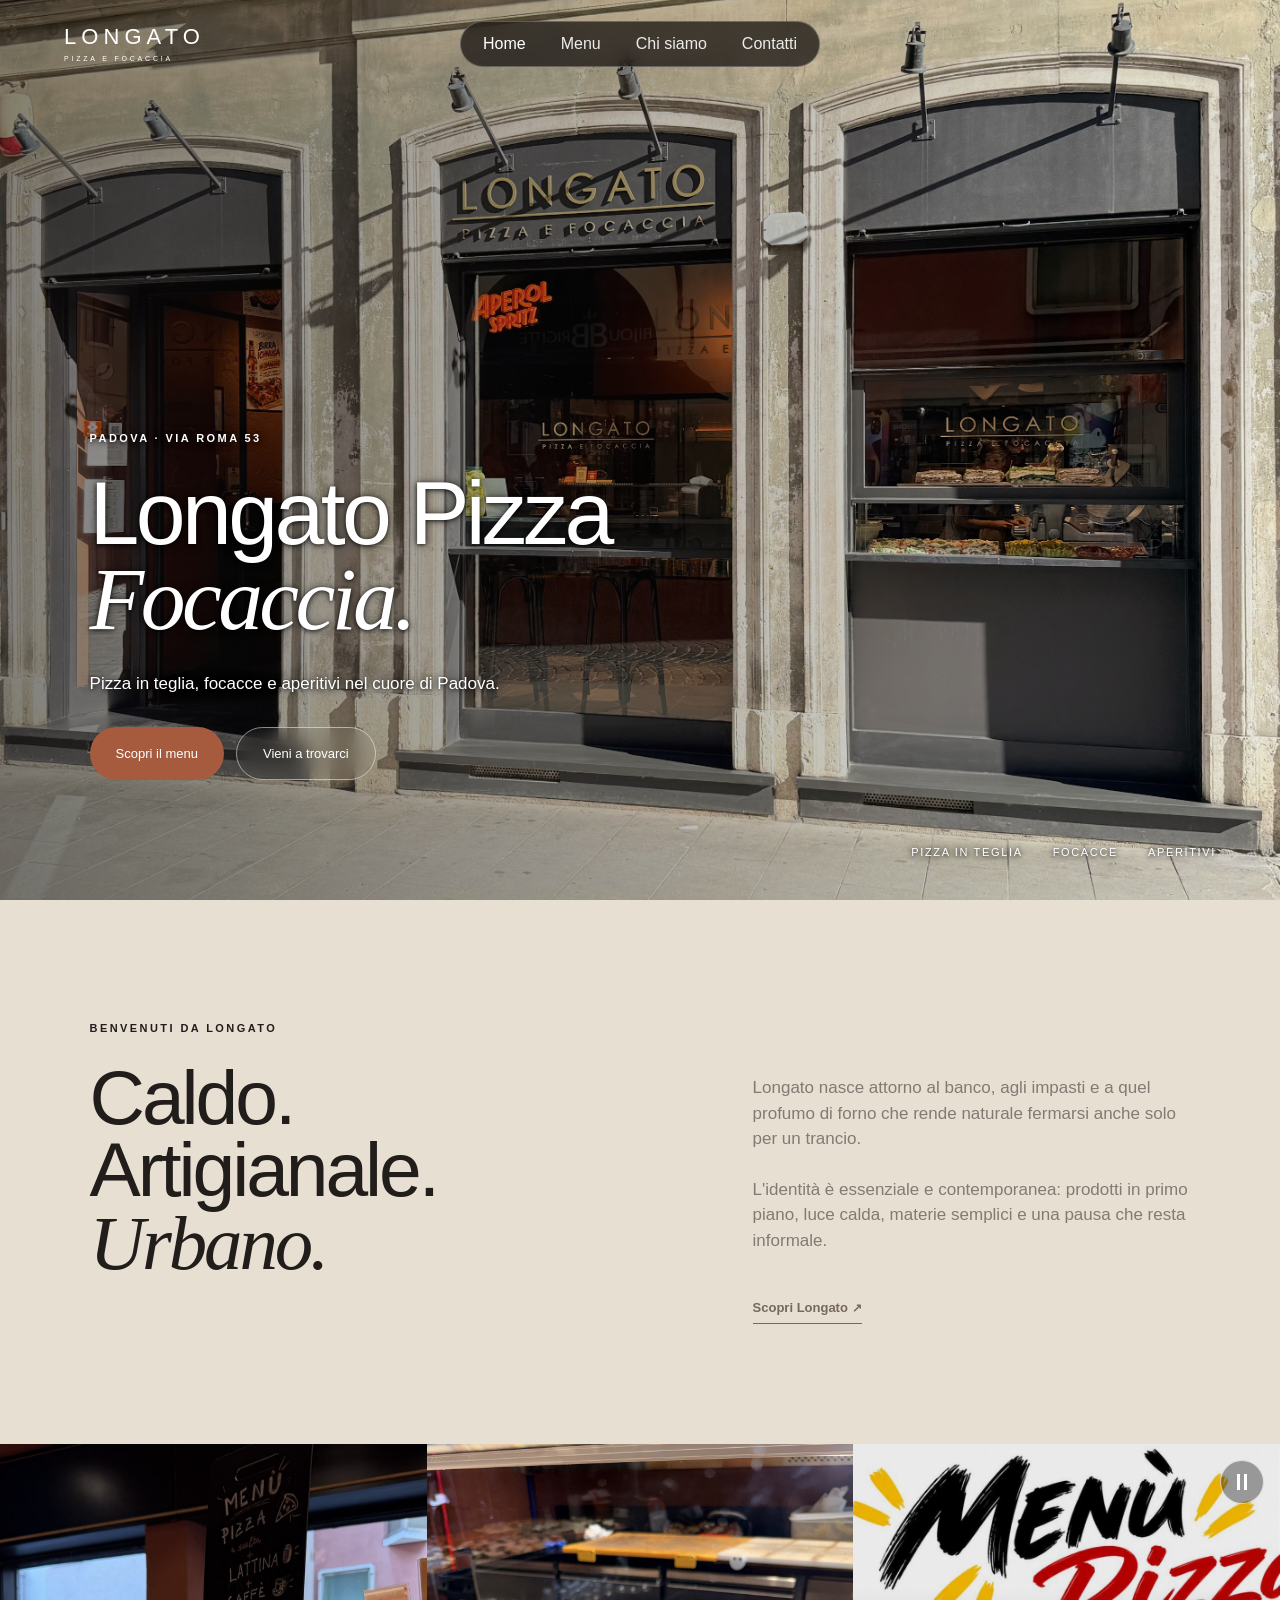
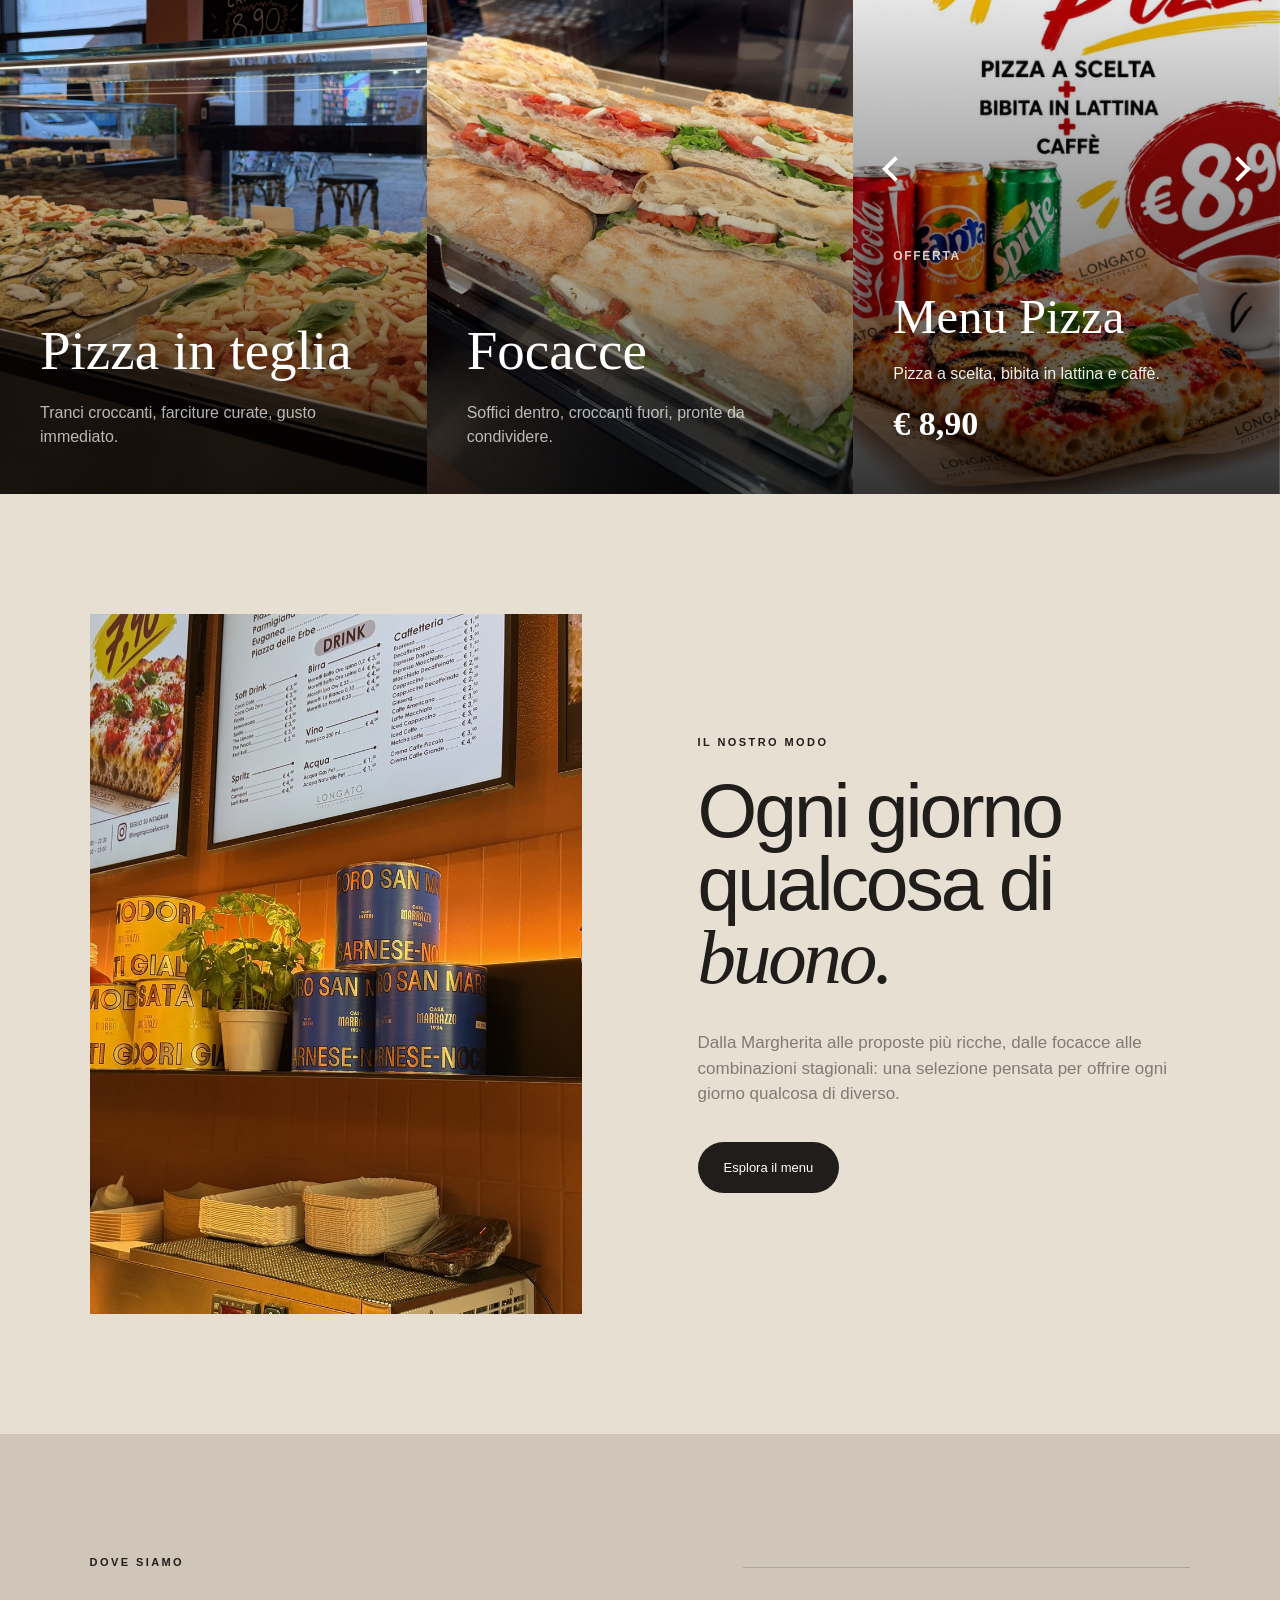
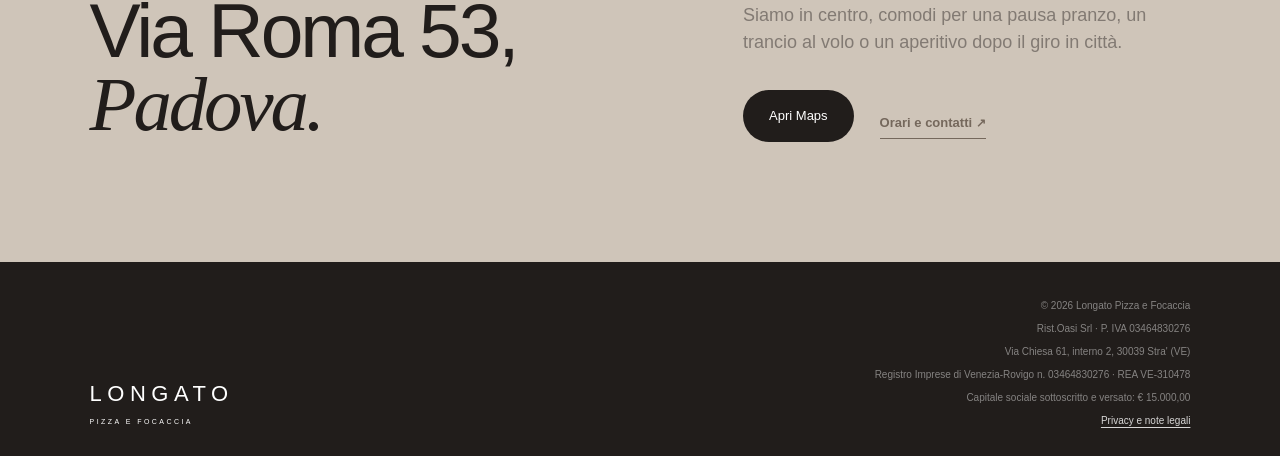
<file: index.html>
<!doctype html>
<html lang="it">
  <head>
    <meta charset="UTF-8" />
    <meta name="viewport" content="width=device-width, initial-scale=1.0" />

    <title>Longato Pizza e Focaccia — Pizzeria al taglio a Padova</title>

    <meta
      name="description"
      content="Longato Pizza Focaccia a Padova. Pizza in teglia, focacce e aperitivi in Via Roma 53, nel cuore della città."
    />

    <link rel="stylesheet" href="css/style.css?v=mobile-hero-gradient-20261027" />
    <link rel="icon" type="image/svg+xml" href="img/favicons/favicon.svg" />
    <link
      rel="icon"
      type="image/png"
      sizes="32x32"
      href="img/favicons/favicon-32.png"
    />
    <link
      rel="icon"
      type="image/png"
      sizes="16x16"
      href="img/favicons/favicon-16.png"
    />
    <link rel="canonical" href="https://longatopizza.it/">
    <meta property="og:type" content="website" />
    <meta property="og:locale" content="it_IT" />
    <meta property="og:site_name" content="Longato Pizza e Focaccia" />
    <meta property="og:title" content="Longato Pizza e Focaccia — Pizzeria al taglio a Padova" />
    <meta property="og:description" content="Longato Pizza Focaccia a Padova. Pizza in teglia, focacce e aperitivi in Via Roma 53, nel cuore della città." />
    <meta property="og:url" content="https://longatopizza.it/" />
    <meta property="og:image" content="https://longatopizza.it/img/anteprima-social.jpg" />
    <meta property="og:image:alt" content="Longato Pizza e Focaccia a Padova" />

    <script type="application/ld+json">
      {
        "@context": "https://schema.org",
        "@type": "Restaurant",
        "name": "Longato Pizza e Focaccia",
        "address": {
          "@type": "PostalAddress",
          "streetAddress": "Via Roma, 53",
          "addressLocality": "Padova",
          "addressCountry": "IT"
        },
        "telephone": "+393357919634",
        "url": "https://longatopizza.it/",
        "menu": "https://longatopizza.it/menu.html",
        "openingHoursSpecification": [
          {
            "@type": "OpeningHoursSpecification",
            "dayOfWeek": [
              "Monday",
              "Tuesday",
              "Wednesday",
              "Thursday",
              "Friday"
            ],
            "opens": "10:00",
            "closes": "22:30"
          },
          {
            "@type": "OpeningHoursSpecification",
            "dayOfWeek": ["Saturday", "Sunday"],
            "opens": "10:00",
            "closes": "23:00"
          }
        ]
      }
    </script>
    </head>

  <body class="home-page">
    <header class="header">
      <a href="index.html" class="logo">
        <span>LONGATO</span>
        <small>PIZZA E FOCACCIA</small>
      </a>

      <nav class="desktop-nav" id="primary-navigation">
        <a class="active" href="index.html">Home</a>
        <a href="menu.html">Menu</a>
        <a href="chi-siamo.html">Chi siamo</a>
        <a href="contatti.html">Contatti</a>
      </nav>

      <div class="header-actions">
        <!--<a href="menu.html" class="nav-cta">Scopri il menu</a>-->

        <button
          class="menu-toggle"
          type="button"
          aria-controls="primary-navigation"
          aria-expanded="false"
          aria-label="Apri menu"
        >
          <span></span>
          <span></span>
        </button>
      </div>
    </header>

    <main>
      <!-- HERO -->
      <section class="hero">
        <img
          src="img/hero.jpeg"
          alt="Pizza e focaccia Longato"
          class="hero-image"
        />

        <div class="hero-overlay"></div>

        <div class="hero-content">
          <p class="eyebrow light" style="color: white">PADOVA · VIA ROMA 53</p>

          <h1>
            Longato Pizza<br />
            <em>Focaccia.</em>
          </h1>

          <p class="hero-description" style="color: white">
            Pizza in teglia, focacce e aperitivi nel cuore di Padova.
          </p>

          <div class="hero-actions">
            <a href="menu.html" class="button button-primary">
              Scopri il menu
            </a>

            <a
              href="https://maps.app.goo.gl/9pMZTGRvnbkWnpCZ8"
              class="button button-glass"
              target="_blank"
              rel="noopener"
            >
              Vieni a trovarci
            </a>
          </div>
        </div>

        <div class="hero-bottom" style="color: white">
          <span>Pizza in teglia</span>
          <span>Focacce</span>
          <span>Aperitivi</span>
        </div>
      </section>

      <!-- INTRO -->
      <section class="intro section">
        <div class="intro-title">
          <p class="eyebrow">BENVENUTI DA LONGATO</p>

          <h2>
            Caldo.<br />
            Artigianale.<br />
            <em>Urbano.</em>
          </h2>
        </div>

        <div class="intro-copy">
          <p>
            Longato nasce attorno al banco, agli impasti e a quel profumo di
            forno che rende naturale fermarsi anche solo per un trancio.
          </p>

          <p>
            L'identità è essenziale e contemporanea: prodotti in primo piano,
            luce calda, materie semplici e una pausa che resta informale.
          </p>

          <a href="chi-siamo.html" class="text-link">
            Scopri Longato
            <span class="arrow-mark" aria-hidden="true">&#8599;&#xfe0e;</span>
          </a>
        </div>
      </section>

      <!-- PRODUCTS -->
      <section class="products">
        <a href="menu.html" class="product-card large">
          <img
            src="img/pizza-al-banco.jpg"
            alt="Pizza in teglia esposta al banco Longato"
          />

          <div class="product-overlay"></div>

          <div class="product-content">
            <h3>Pizza in teglia</h3>
            <p>Tranci croccanti, farciture curate, gusto immediato.</p>
          </div>
        </a>

        <a href="menu.html" class="product-card">
          <img
            src="img/focaccia.jpeg"
            alt="Pizza e focacce esposte al banco Longato"
          />

          <div class="product-overlay"></div>

          <div class="product-content">
            <h3>Focacce</h3>
            <p>Soffici dentro, croccanti fuori, pronte da condividere.</p>
          </div>
        </a>

        <div class="product-card orange-card">
          <div class="product-content offer-content">
            <a
              class="offer-link"
              href="menu.html#offerte"
              aria-label="Scopri tutte le offerte"
            ></a>
            <div
              class="offer-slide is-active"
              style="
                --offer-image: url(&quot;../img/offerta-menu-pizza.png&quot;);
              "
            >
              <span class="offer-label">Offerta</span>
              <h3>Menu Pizza</h3>
              <p>Pizza a scelta, bibita in lattina e caffè.</p>
              <strong class="offer-price">€ 8,90</strong>
            </div>
            <div
              class="offer-slide"
              style="
                --offer-image: url(&quot;../img/offerta-spritz-patate.png&quot;);
              "
              aria-hidden="true"
            >
              <span class="offer-label">Offerta aperitivo</span>
              <h3>Spritz &amp; patate</h3>
              <p>Uno Spritz con patate fritte.</p>
              <strong class="offer-price">€ 6,00</strong>
            </div>
            <div
              class="offer-slide"
              style="
                --offer-image: url(&quot;../img/offerta-spritz-pizza.png&quot;);
              "
              aria-hidden="true"
            >
              <span class="offer-label">Offerta aperitivo</span>
              <h3>Spritz &amp; pizza</h3>
              <p>Uno Spritz con un trancio di pizza a scelta.</p>
              <strong class="offer-price">€ 7,90</strong>
            </div>
            <div
              class="offer-slide"
              style="--offer-image: url(&quot;../img/offerta-ichnusa.png&quot;)"
              aria-hidden="true"
            >
              <span class="offer-label">In omaggio</span>
              <h3>Birra Ichnusa</h3>
              <p>Una birra in omaggio ogni due tranci di pizza o focaccia.</p>
            </div>
            <button
              class="offer-nav offer-nav-prev"
              type="button"
              aria-label="Offerta precedente"
            ></button>
            <button
              class="offer-nav offer-nav-next"
              type="button"
              aria-label="Offerta successiva"
            ></button>
            <button
              class="offer-nav offer-nav-toggle"
              type="button"
              aria-label="Metti in pausa il carosello"
              aria-pressed="false"
            ></button>
          </div>
        </div>
      </section>

      <!-- PROMO
                <section class="promo-strip">

                                <div class="promo-copy">
                                                <p class="eyebrow light">PROMO E APERITIVO</p>

                                                <h2>
                                                                Lato social,<br>
                                                                <em>quando serve.</em>
                                                </h2>

                                                <p>
                                                                Offerte, pause pranzo e aperitivi restano visibili
                                                                in una sezione più vivace, senza togliere forza
                                                                all'identità calda e premium del sito.
                                                </p>
                                </div>

                                <div class="promo-card">
                                                <span>Promo del mese</span>
                                                <h3>Pizza + bibita</h3>
                                                <p>Chiedi in negozio le proposte attive della settimana.</p>
                                                <a href="https://www.instagram.com/longatopizzafocaccia/"
                                                        target="_blank"
                                                rel="noopener">
                                                        Seguici su Instagram <span class="arrow-mark" aria-hidden="true">&#8599;&#xfe0e;</span>
                                                </a>
                                </div>

                </section>
                        -->

      <!-- FEATURE -->
      <section class="feature section">
        <div class="feature-image">
          <img src="img/impasto.jpg" alt="Pizza artigianale Longato" />
        </div>

        <div class="feature-content">
          <p class="eyebrow">IL NOSTRO MODO</p>

          <h2>
            Ogni giorno<br />
            qualcosa di <em>buono.</em>
          </h2>

          <p>
            Dalla Margherita alle proposte più ricche, dalle focacce alle
            combinazioni stagionali: una selezione pensata per offrire ogni
            giorno qualcosa di diverso.
          </p>

          <a href="menu.html" class="button button-dark"> Esplora il menu </a>
        </div>
      </section>
      
      <!-- MENU PREVIEW
                <section class="menu-preview section-dark">
                                <div class="menu-preview-header">
                                                <div>
                                                                <p class="eyebrow light">DAL NOSTRO MENU</p>
                                                                <h2>
                                                                                Scegli il tuo<br>
                                                                                <em>preferito.</em>
                                                                </h2>
                                                </div>

                                                <a href="menu.html" class="button button-outline-light">
                                                                Menu completo
                                                </a>

                                </div>


                                <div class="menu-preview-list">

                                                <article>
                                                                <div>
                                                                                <h4>Margherita</h4>
                                                                                <p>
                                                                                San Marzano DOP · mozzarella fior di latte
                                                                                </p>
                                                                </div>

                                                                <strong>€ 4,50</strong>
                                                </article>


                                                <article>
                                                                <div>
                                                                                <h4>La nostra Diavola</h4>
                                                                                <p>
                                                                                                Passata classica · ventricina · 'nduja · prezzemolo
                                                                                </p>
                                                                </div>

                                                                <strong>€ 5,50</strong>
                                                </article>


                                                <article>
                                                                <div>
                                                                                <h4>Tito Livio</h4>
                                                                                <p>
                                                                                                Passata classica · mozzarella di bufala · prosciutto crudo · basilico
                                                                                </p>
                                                                </div>

                                                                <strong>€ 6,50</strong>
                                                </article>


                                                <article>
                                                                <div>
                                                                                <h4>Antenore</h4>
                                                                                <p>
                                                                                                Mortadella · stracciatella e ricotta · pistacchio
                                                                                </p>
                                                                </div>

                                                                <strong>€ 6,50</strong>
                                                </article>

                                </div>

                </section>
                        -->

      <!-- WHERE -->
      <section class="where section">
        <div>
          <p class="eyebrow">DOVE SIAMO</p>

          <h2>
            Via Roma 53,<br />
            <em>Padova.</em>
          </h2>
        </div>

        <div class="where-panel">
          <p>
            Siamo in centro, comodi per una pausa pranzo, un trancio al volo o
            un aperitivo dopo il giro in città.
          </p>

          <div class="where-actions">
            <a
              href="https://maps.app.goo.gl/9pMZTGRvnbkWnpCZ8"
              class="button button-dark"
              target="_blank"
              rel="noopener"
            >
              Apri Maps
            </a>

            <a href="contatti.html" class="text-link">
              Orari e contatti
              <span class="arrow-mark" aria-hidden="true">&#8599;&#xfe0e;</span>
            </a>
          </div>
        </div>
      </section>
    </main>

    <footer class="footer">
      <div class="footer-brand">
        <span>LONGATO</span>
        <small>PIZZA E FOCACCIA</small>
      </div>

      <div class="footer-meta">
        <p>© 2026 Longato Pizza e Focaccia</p>
        <p>Rist.Oasi Srl · P. IVA 03464830276</p>
        <p>Via Chiesa 61, interno 2, 30039 Stra' (VE)</p>
        <p>Registro Imprese di Venezia-Rovigo n. 03464830276 · REA VE-310478</p>
        <p>Capitale sociale sottoscritto e versato: € 15.000,00</p>
        <a href="privacy.html">Privacy e note legali</a>
      </div>
    </footer>

    <script src="js/script.js"></script>
  </body>
</html>
</file>
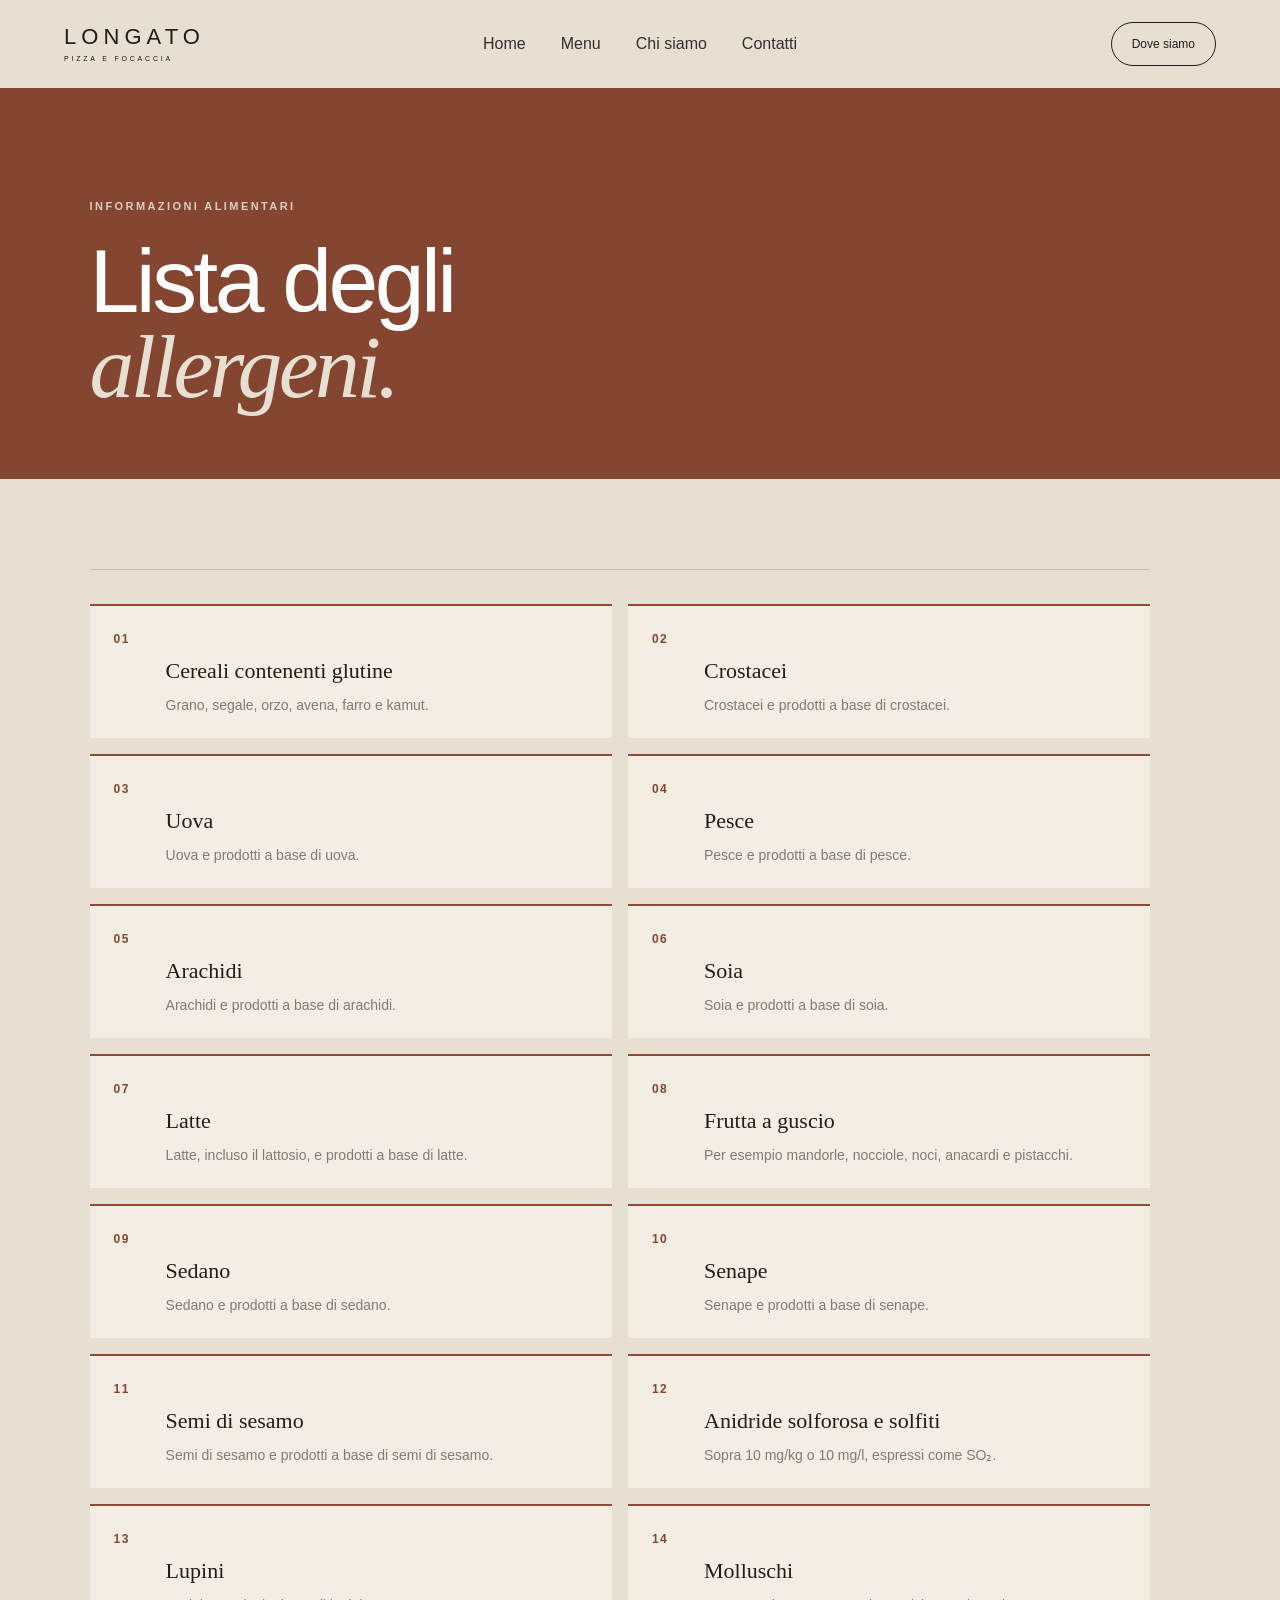
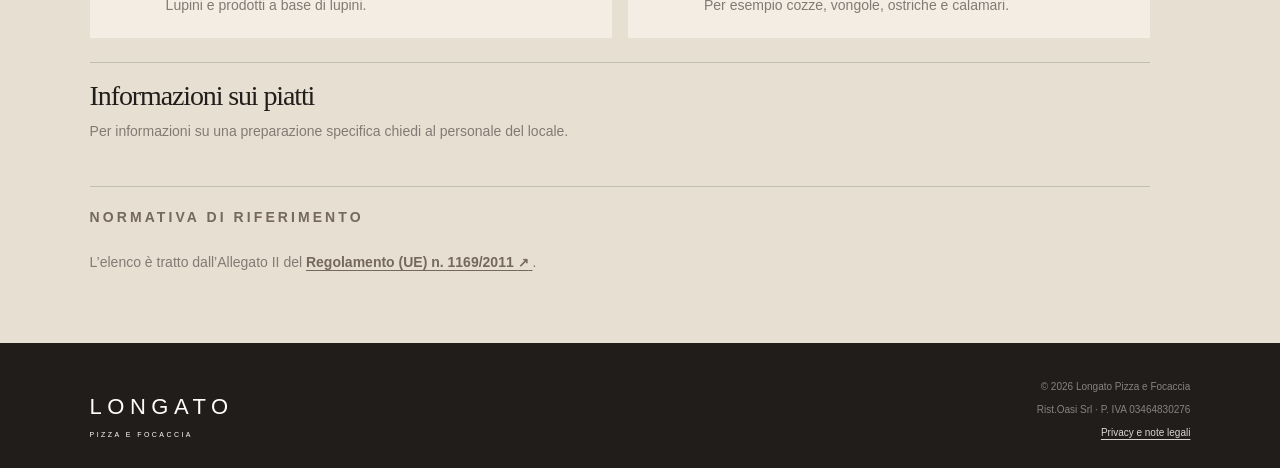
<file: allergeni.html>
<!doctype html>
<html lang="it">
    <head>
        <meta charset="UTF-8" />
        <meta name="viewport" content="width=device-width, initial-scale=1.0" />

        <title>Allergeni | Longato Pizza e Focaccia</title>
        <meta
            name="description"
            content="Elenco generale delle categorie di sostanze o prodotti che possono provocare allergie o intolleranze, ai sensi del Regolamento (UE) n. 1169/2011."
        />

        <link rel="stylesheet" href="css/style.css" />
        <link rel="icon" type="image/svg+xml" href="img/favicons/favicon.svg" />
    <link rel="icon" type="image/png" sizes="32x32" href="img/favicons/favicon-32.png" />
    <link rel="icon" type="image/png" sizes="16x16" href="img/favicons/favicon-16.png" />
        <link rel="canonical" href="https://longatopizza.it/allergeni.html">
        <meta property="og:type" content="website" />
        <meta property="og:locale" content="it_IT" />
        <meta property="og:site_name" content="Longato Pizza e Focaccia" />
        <meta property="og:title" content="Allergeni | Longato Pizza e Focaccia" />
        <meta property="og:description" content="Elenco generale delle categorie di sostanze o prodotti che possono provocare allergie o intolleranze, ai sensi del Regolamento (UE) n. 1169/2011." />
        <meta property="og:url" content="https://longatopizza.it/allergeni.html" />
        <meta property="og:image" content="https://longatopizza.it/img/anteprima-social.jpg" />
        <meta property="og:image:alt" content="Longato Pizza e Focaccia a Padova" />
    </head>


    <body class="legal-page allergens-page">
        <header class="header header-solid">
            <a href="index.html" class="logo">
                <span>LONGATO</span>
                <small>PIZZA E FOCACCIA</small>
            </a>

            <nav class="desktop-nav" id="primary-navigation">
                <a href="index.html">Home</a>
                <a href="menu.html">Menu</a>
                <a href="chi-siamo.html">Chi siamo</a>
                <a href="contatti.html">Contatti</a>
            </nav>

            <div class="header-actions">
                <a href="contatti.html" class="nav-cta">Dove siamo</a>
                <button class="menu-toggle" type="button" aria-controls="primary-navigation" aria-expanded="false" aria-label="Apri menu">
                    <span></span>
                    <span></span>
                </button>
            </div>
        </header>

        <main>
            <section class="legal-hero allergen-hero">
                <p class="eyebrow light">INFORMAZIONI ALIMENTARI</p>
                <h1>Lista degli<br /><em>allergeni.</em></h1>
            </section>

            <article class="legal-content allergens-content">
                <section class="legal-section">
                    <ol class="allergen-list">
                        <li>
                            <span class="allergen-number">01</span>
                            <h3>Cereali contenenti glutine</h3>
                            <p>Grano, segale, orzo, avena, farro e kamut.</p>
                        </li>
                        <li>
                            <span class="allergen-number">02</span>
                            <h3>Crostacei</h3>
                            <p>Crostacei e prodotti a base di crostacei.</p>
                        </li>
                        <li>
                            <span class="allergen-number">03</span>
                            <h3>Uova</h3>
                            <p>Uova e prodotti a base di uova.</p>
                        </li>
                        <li>
                            <span class="allergen-number">04</span>
                            <h3>Pesce</h3>
                            <p>Pesce e prodotti a base di pesce.</p>
                        </li>
                        <li>
                            <span class="allergen-number">05</span>
                            <h3>Arachidi</h3>
                            <p>Arachidi e prodotti a base di arachidi.</p>
                        </li>
                        <li>
                            <span class="allergen-number">06</span>
                            <h3>Soia</h3>
                            <p>Soia e prodotti a base di soia.</p>
                        </li>
                        <li>
                            <span class="allergen-number">07</span>
                            <h3>Latte</h3>
                            <p>Latte, incluso il lattosio, e prodotti a base di latte.</p>
                        </li>
                        <li>
                            <span class="allergen-number">08</span>
                            <h3>Frutta a guscio</h3>
                            <p>Per esempio mandorle, nocciole, noci, anacardi e pistacchi.</p>
                        </li>
                        <li>
                            <span class="allergen-number">09</span>
                            <h3>Sedano</h3>
                            <p>Sedano e prodotti a base di sedano.</p>
                        </li>
                        <li>
                            <span class="allergen-number">10</span>
                            <h3>Senape</h3>
                            <p>Senape e prodotti a base di senape.</p>
                        </li>
                        <li>
                            <span class="allergen-number">11</span>
                            <h3>Semi di sesamo</h3>
                            <p>Semi di sesamo e prodotti a base di semi di sesamo.</p>
                        </li>
                        <li>
                            <span class="allergen-number">12</span>
                            <h3>Anidride solforosa e solfiti</h3>
                            <p>Sopra 10 mg/kg o 10 mg/l, espressi come SO₂.</p>
                        </li>
                        <li>
                            <span class="allergen-number">13</span>
                            <h3>Lupini</h3>
                            <p>Lupini e prodotti a base di lupini.</p>
                        </li>
                        <li>
                            <span class="allergen-number">14</span>
                            <h3>Molluschi</h3>
                            <p>Per esempio cozze, vongole, ostriche e calamari.</p>
                        </li>
                    </ol>

                    <aside class="allergen-notice">
                        <h2>Informazioni sui piatti</h2>
                        <p>
                            Per informazioni su una preparazione specifica chiedi al
                            personale del locale.
                        </p>
                    </aside>

                    <div class="allergen-legal">
                        <p class="eyebrow">NORMATIVA DI RIFERIMENTO</p>
                        <p>
                            L’elenco è tratto dall’Allegato II del
                            <a
                                href="https://eur-lex.europa.eu/eli/reg/2011/1169/oj?locale=it"
                                target="_blank"
                                rel="noopener noreferrer"
                            >
                                Regolamento (UE) n. 1169/2011
                                <span class="arrow-mark" aria-hidden="true"
                                >&#8599;&#xfe0e;</span
                                > </a
                                >.
                                </p>
                                </div>
                                </section>
                                </article>
                                </main>

                                <footer class="footer">
                                <div class="footer-brand">
                                <span>LONGATO</span>
                                <small>PIZZA E FOCACCIA</small>
                                </div>

                                <div class="footer-meta">
                                <p>© 2026 Longato Pizza e Focaccia</p>
                                <p>Rist.Oasi Srl · P. IVA 03464830276</p>
                                <a href="privacy.html">Privacy e note legali</a>
                                </div>
                                </footer>

                                <script src="js/script.js"></script>
                                </body>
                                </html>
</file>
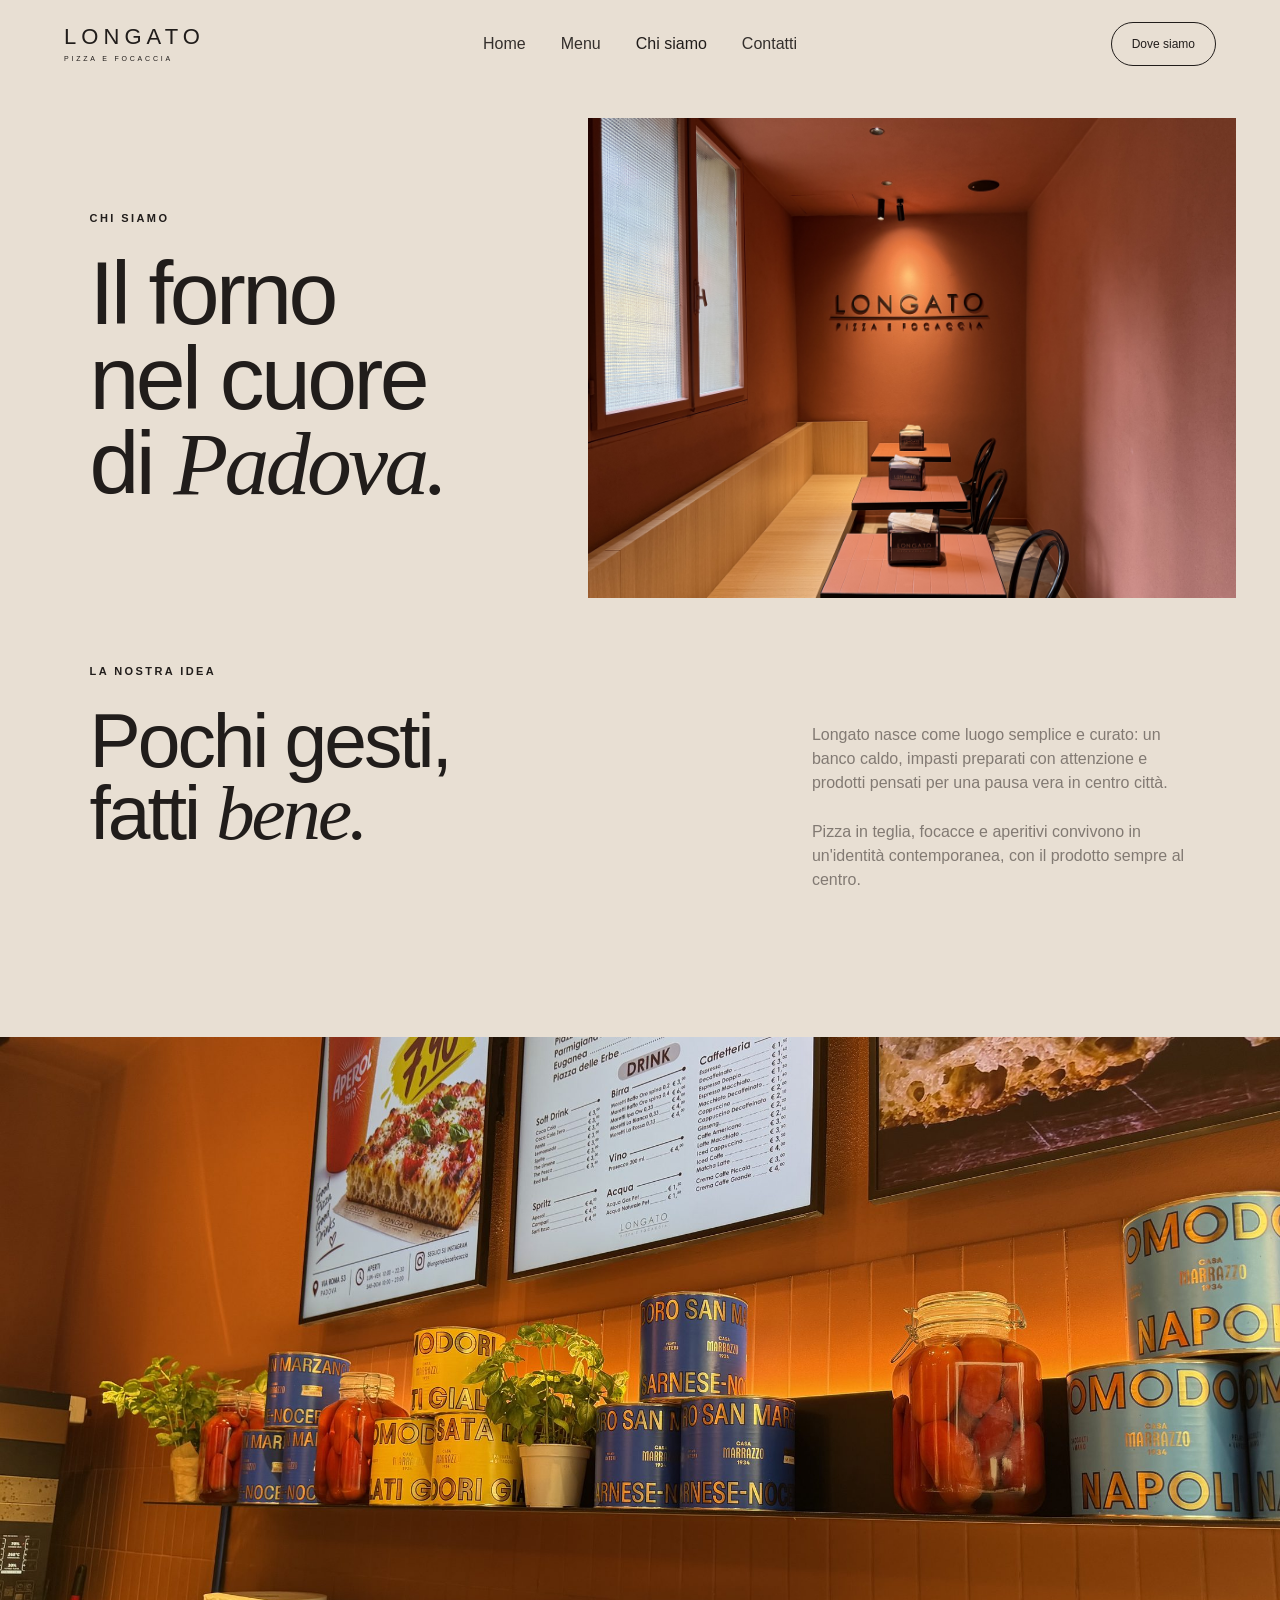
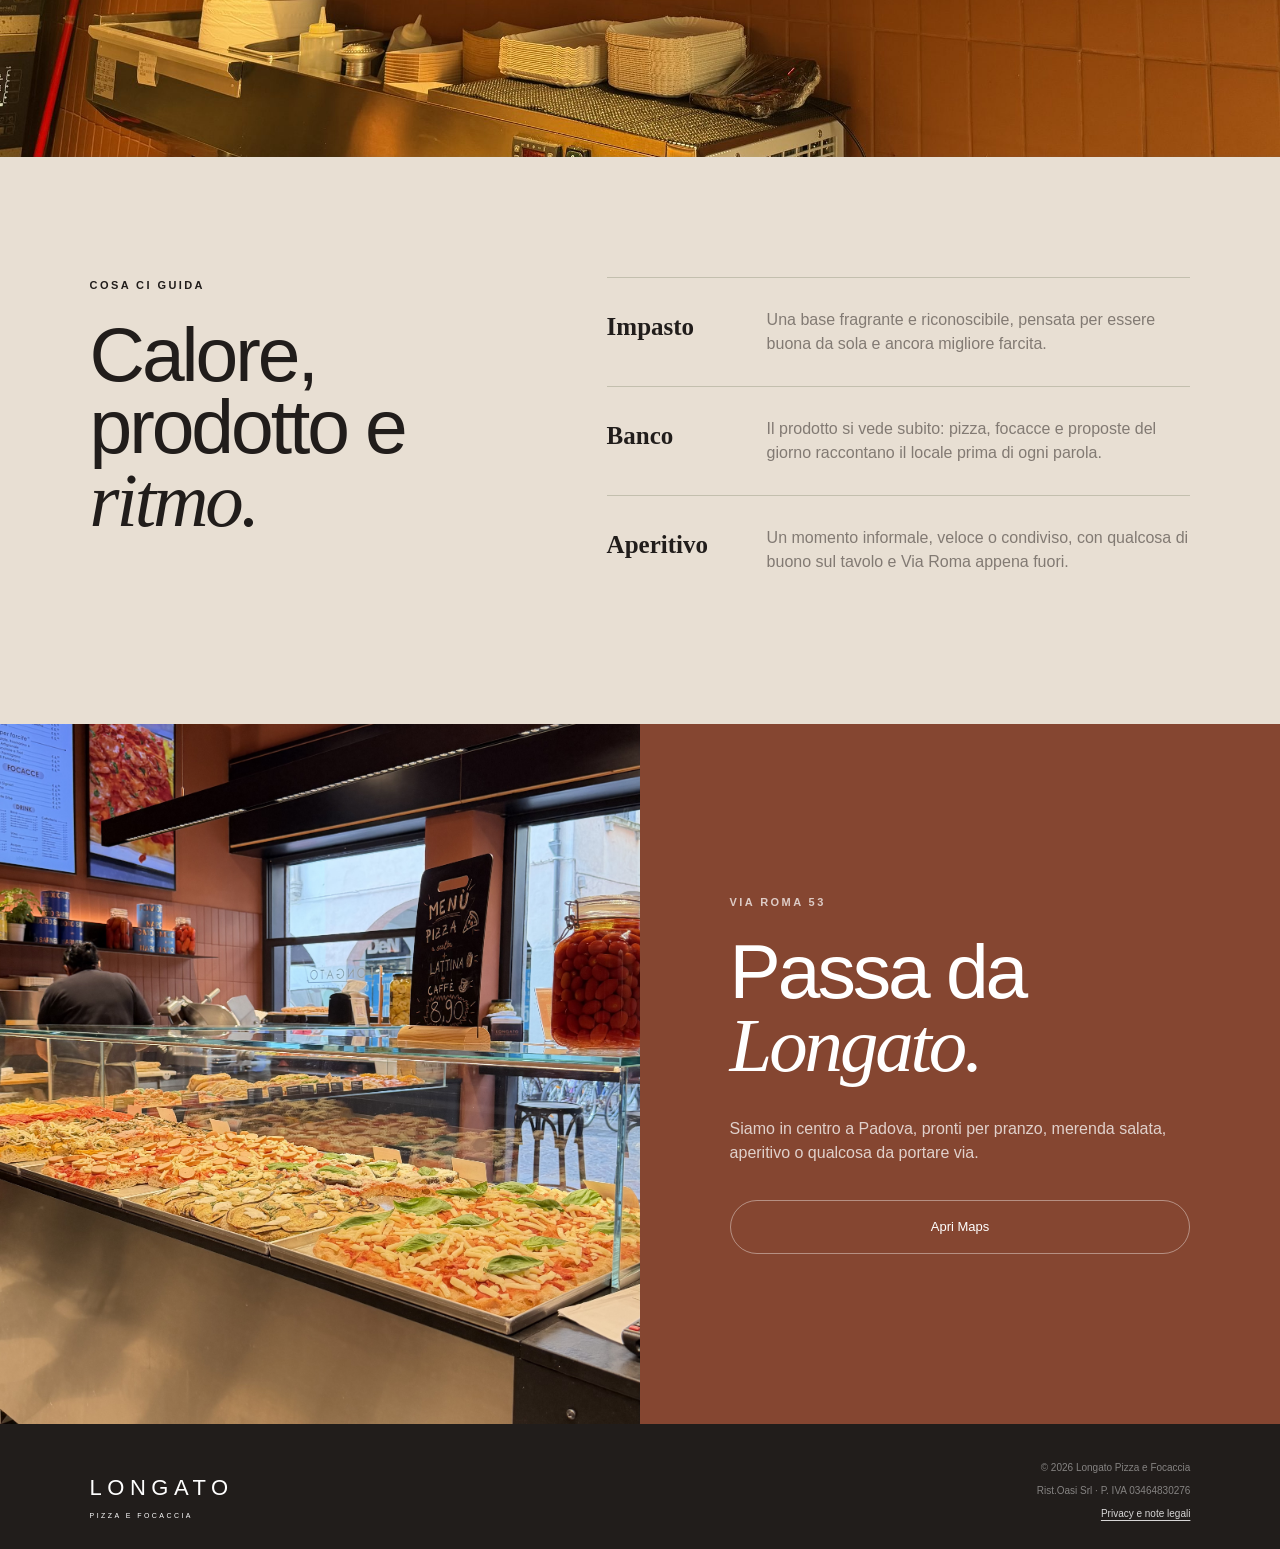
<file: chi-siamo.html>
<!doctype html>
<html lang="it">
    <head>
        <meta charset="UTF-8" />
        <meta name="viewport" content="width=device-width, initial-scale=1.0" />

        <title>Chi siamo | Longato Pizza Focaccia</title>

        <meta
            name="description"
            content="Scopri Longato Pizza Focaccia: pizza in teglia, focacce e aperitivi in Via Roma 53, nel cuore di Padova."
        />

        <link rel="stylesheet" href="css/style.css" />
            <link rel="icon" type="image/svg+xml" href="img/favicons/favicon.svg" />
        <link rel="icon" type="image/png" sizes="32x32" href="img/favicons/favicon-32.png" />
        <link rel="icon" type="image/png" sizes="16x16" href="img/favicons/favicon-16.png" />
        <link rel="canonical" href="https://longatopizza.it/chi-siamo.html">
        <meta property="og:type" content="website" />
        <meta property="og:locale" content="it_IT" />
        <meta property="og:site_name" content="Longato Pizza e Focaccia" />
        <meta property="og:title" content="Chi siamo | Longato Pizza Focaccia" />
        <meta property="og:description" content="Scopri Longato Pizza Focaccia: pizza in teglia, focacce e aperitivi in Via Roma 53, nel cuore di Padova." />
        <meta property="og:url" content="https://longatopizza.it/chi-siamo.html" />
        <meta property="og:image" content="https://longatopizza.it/img/anteprima-social.jpg" />
        <meta property="og:image:alt" content="Longato Pizza e Focaccia a Padova" />
    </head>
<body>
        <header class="header header-solid">
            <a href="index.html" class="logo">
                <span>LONGATO</span>
                <small>PIZZA E FOCACCIA</small>
            </a>

            <nav class="desktop-nav" id="primary-navigation">
                <a href="index.html">Home</a>
                <a href="menu.html">Menu</a>
                <a class="active" href="chi-siamo.html">Chi siamo</a>
                <a href="contatti.html">Contatti</a>
            </nav>

            <div class="header-actions">
                <a href="contatti.html" class="nav-cta">Dove siamo</a>

                <button class="menu-toggle" type="button" aria-controls="primary-navigation" aria-expanded="false" aria-label="Apri menu">
                    <span></span>
                    <span></span>
                </button>
            </div>
        </header>

        <main>
            <section class="about-hero">
                <div class="about-hero-text">
                    <p class="eyebrow">CHI SIAMO</p>

                    <h1>
                        Il forno<br />
                        nel cuore di <em>Padova.</em>
                    </h1>
                </div>

                <div class="about-hero-image">
                    <img src="img/sala.jpg" alt="Interno del locale Longato a Padova" />
                </div>
            </section>

            <section class="manifesto section">
                <div>
                    <p class="eyebrow">LA NOSTRA IDEA</p>

                    <h2>
                        Pochi gesti,<br />
                        fatti <em>bene.</em>
                    </h2>
                </div>

                <div class="manifesto-copy">
                    <p>
                        Longato nasce come luogo semplice e curato: un banco caldo, impasti
                        preparati con attenzione e prodotti pensati per una pausa vera in
                        centro città.
                    </p>

                    <p>
                        Pizza in teglia, focacce e aperitivi convivono in un'identità
                        contemporanea, con il prodotto sempre al centro.
                    </p>
                </div>
            </section>

            <section class="about-image-full">
                <img src="img/impasto.jpg" alt="Focaccia artigianale Longato" />
            </section>

            <section class="values section">
                <div>
                    <p class="eyebrow">COSA CI GUIDA</p>

                    <h2>
                        Calore,<br />
                        prodotto e <em>ritmo.</em>
                    </h2>
                </div>

                <div class="values-list">
                    <article>
                        <h3>Impasto</h3>
                        <p>
                            Una base fragrante e riconoscibile, pensata per essere buona da
                            sola e ancora migliore farcita.
                        </p>
                    </article>

                    <article>
                        <h3>Banco</h3>
                        <p>
                            Il prodotto si vede subito: pizza, focacce e proposte del giorno
                            raccontano il locale prima di ogni parola.
                        </p>
                    </article>

                    <article>
                        <h3>Aperitivo</h3>
                        <p>
                            Un momento informale, veloce o condiviso, con qualcosa di buono
                            sul tavolo e Via Roma appena fuori.
                        </p>
                    </article>
                </div>
            </section>

            <section class="about-split">
                <div>
                    <img src="img/interno.jpg" alt="Pizza in teglia Longato" />
                </div>

                <div class="about-split-content">
                    <p class="eyebrow light">VIA ROMA 53</p>

                    <h2>
                        Passa da<br />
                        <em>Longato.</em>
                    </h2>

                    <p>
                        Siamo in centro a Padova, pronti per pranzo, merenda salata,
                        aperitivo o qualcosa da portare via.
                    </p>

                    <a
                        href="https://maps.app.goo.gl/9pMZTGRvnbkWnpCZ8"
                        class="button button-outline-light"
                        target="_blank"
                        rel="noopener"
                    >
                        Apri Maps
                    </a>
                </div>
            </section>
        </main>

        <footer class="footer">
            <div class="footer-brand">
                <span>LONGATO</span>
                <small>PIZZA E FOCACCIA</small>
            </div>

            <div class="footer-meta">
                <p>© 2026 Longato Pizza e Focaccia</p>
                <p>Rist.Oasi Srl · P. IVA 03464830276</p>
                <a href="privacy.html">Privacy e note legali</a>
            </div>
        </footer>

        <script src="js/script.js"></script>
    </body>
</html>
</file>
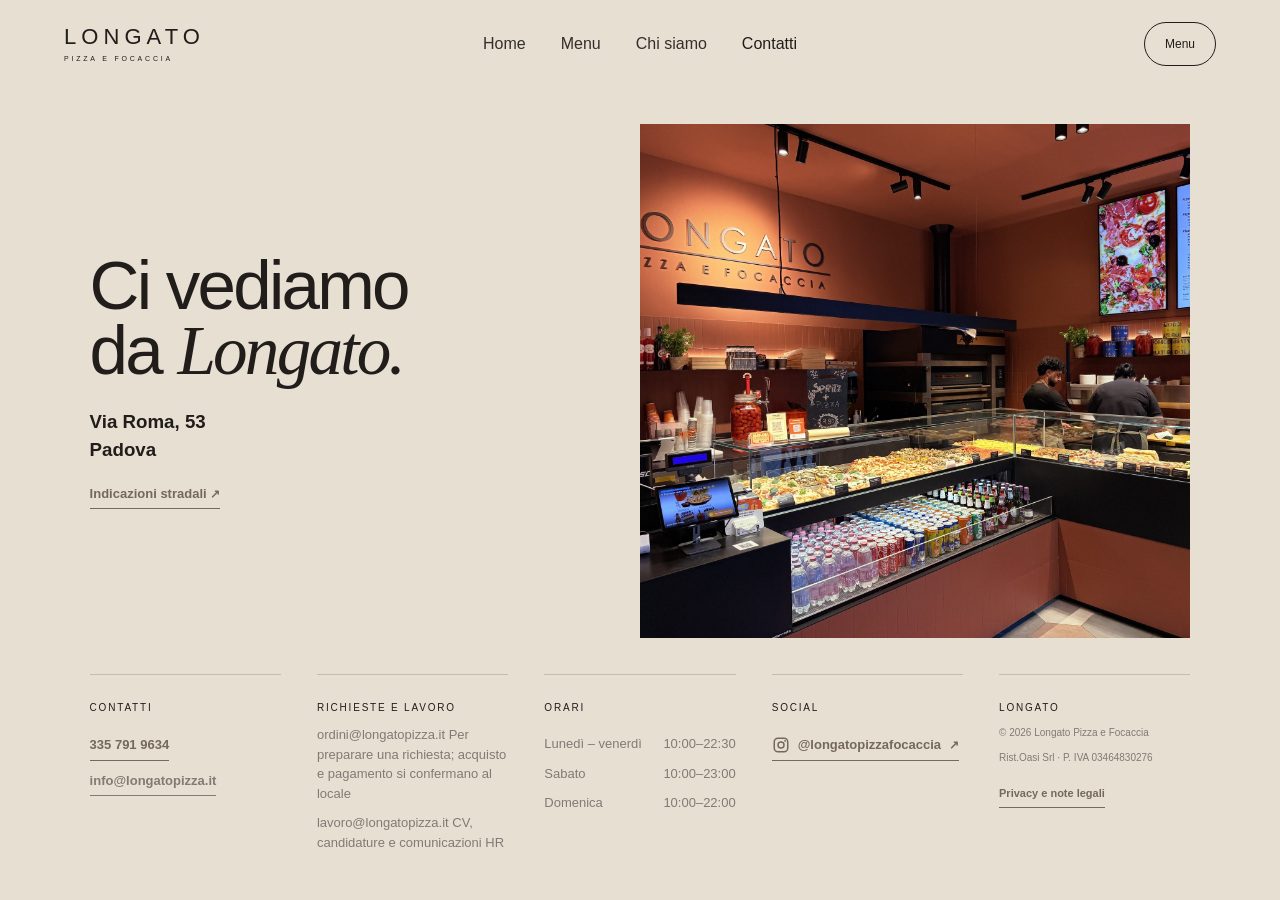
<file: contatti.html>
<!doctype html>
<html lang="it">
    <head>
        <meta charset="UTF-8" />
        <meta name="viewport" content="width=device-width, initial-scale=1.0" />

        <title>Contatti | Longato Pizza Focaccia</title>
        <meta name="description" content="Longato Pizza e Focaccia è in Via Roma 53 a Padova. Aperto lun–ven 10:00–22:30 e sab–dom 10:00–23:00. Indicazioni, telefono, email e Instagram." />

        <link rel="stylesheet" href="css/style.css" />
            <link rel="icon" type="image/svg+xml" href="img/favicons/favicon.svg" />
        <link rel="icon" type="image/png" sizes="32x32" href="img/favicons/favicon-32.png" />
        <link rel="icon" type="image/png" sizes="16x16" href="img/favicons/favicon-16.png" />
        <link rel="canonical" href="https://longatopizza.it/contatti.html">
        <meta property="og:type" content="website" />
        <meta property="og:locale" content="it_IT" />
        <meta property="og:site_name" content="Longato Pizza e Focaccia" />
        <meta property="og:title" content="Contatti | Longato Pizza Focaccia" />
        <meta property="og:description" content="Longato Pizza e Focaccia è in Via Roma 53 a Padova. Aperto lun–ven 10:00–22:30 e sab–dom 10:00–23:00. Indicazioni, telefono, email e Instagram." />
        <meta property="og:url" content="https://longatopizza.it/contatti.html" />
        <meta property="og:image" content="https://longatopizza.it/img/anteprima-social.jpg" />
        <meta property="og:image:alt" content="Longato Pizza e Focaccia a Padova" />
    </head>

    <body class="contact-page">
        <header class="header header-solid">
            <a href="index.html" class="logo">
                <span>LONGATO</span>
                <small>PIZZA E FOCACCIA</small>
            </a>

            <nav class="desktop-nav" id="primary-navigation">
                <a href="index.html">Home</a>
                <a href="menu.html">Menu</a>
                <a href="chi-siamo.html">Chi siamo</a>
                <a class="active" href="contatti.html">Contatti</a>
            </nav>

            <div class="header-actions">
                <a href="menu.html" class="nav-cta">Menu</a>

                <button class="menu-toggle" type="button" aria-controls="primary-navigation" aria-expanded="false" aria-label="Apri menu">
                    <span></span>
                    <span></span>
                </button>
            </div>
        </header>

        <main>
            <section class="contact-hero">
                <div class="contact-title">
                    <!--<p class="eyebrow">CONTATTI</p>-->

                    <h1>
                        Ci vediamo<br />
                        da <em>Longato.</em>
                    </h1>

                    <div class="contact-address">
                        <br>
                        <h3>
                            Via Roma, 53<br />
                            Padova
                        </h3>
                        <a
                            href="https://maps.app.goo.gl/9pMZTGRvnbkWnpCZ8"
                            target="_blank"
                            rel="noopener"
                            class="text-link"
                        >
                            Indicazioni stradali
                            <span class="arrow-mark" aria-hidden="true">&#8599;&#xfe0e;</span>
                        </a>
                    </div>
                </div>

                <div class="contact-image">
                    <img src="img/bancone.jpg" alt="Bancone Longato a Padova" />
                </div>
            </section>

            <section class="contact-info section">
                <article class="contact-main-block">
                    <p class="label">CONTATTI</p>

                    <a href="tel:+393357919634" class="text-link"><strong>335 791 9634</strong></a><br>
                    <p class="contact-email text-link">
                        <a href="mailto:info@longatopizza.it">info@longatopizza.it</a>
                    </p>
                </article>

                <article class="contact-secondary-block">
                    <p class="label">RICHIESTE E LAVORO</p>
                    <p class="contact-email">
                        <a href="mailto:ordini@longatopizza.it">ordini@longatopizza.it</a>
                        <span>Per preparare una richiesta; acquisto e pagamento si confermano al locale</span>
                    </p>
                    <p class="contact-email">
                        <a href="mailto:lavoro@longatopizza.it">lavoro@longatopizza.it</a>
                        <span>CV, candidature e comunicazioni HR</span>
                    </p>
                </article>

                <article>
                    <p class="label">ORARI</p>

                    <!--<h3>Ti aspettiamo</h3>-->

                    <ul class="opening-hours">
                        <li><span>Lunedì – venerdì</span><span>10:00–22:30</span></li>
                        <li><span>Sabato</span><span>10:00–23:00</span></li>
                        <li><span>Domenica</span><span>10:00–22:00</span></li>
                    </ul>
                </article>

                <article>
                    <p class="label">SOCIAL</p>

                    <!--<h3>Instagram</h3>-->

                    <a
                        href="https://www.instagram.com/longatopizzafocaccia/"
                        target="_blank"
                        rel="noopener"
                        class="text-link instagram-link"
                    >
                        <svg class="instagram-icon" viewBox="0 0 24 24" aria-hidden="true" focusable="false">
                            <rect x="3" y="3" width="18" height="18" rx="5" fill="none" stroke="currentColor" stroke-width="2" />
                            <circle cx="12" cy="12" r="4" fill="none" stroke="currentColor" stroke-width="2" />
                            <circle cx="17.5" cy="6.5" r="1.25" fill="currentColor" />
                        </svg>
                        @longatopizzafocaccia
                        <span class="arrow-mark" aria-hidden="true">&#8599;&#xfe0e;</span>
                    </a>
                </article>

                <article class="contact-brand-info">
                    <p class="label">LONGATO</p>
                    <p class="contact-copyright">© 2026 Longato Pizza e Focaccia</p>
                    <p class="contact-vat">Rist.Oasi Srl · P. IVA 03464830276</p>
                    <a href="privacy.html" class="text-link">Privacy e note legali</a>
                </article>
            </section>
        </main>

        <script src="js/script.js"></script>
    </body>
</html>
</file>
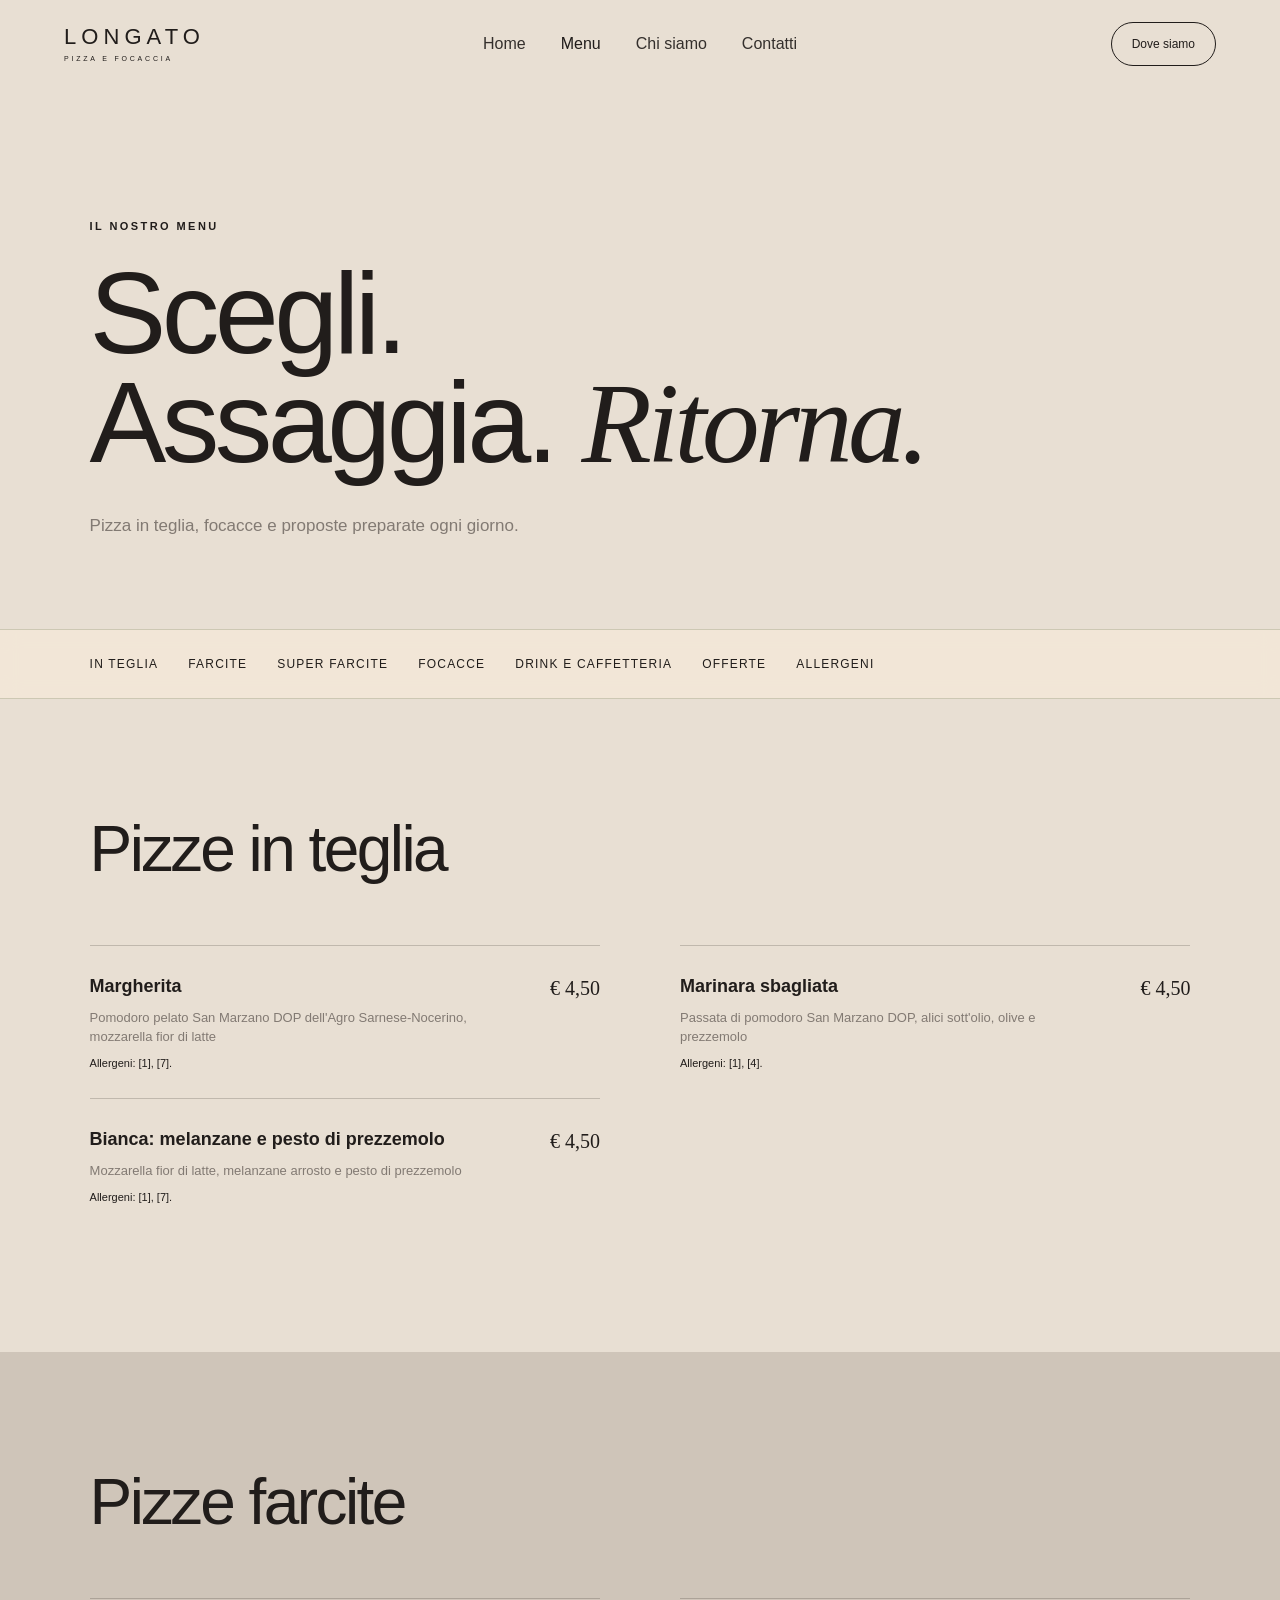
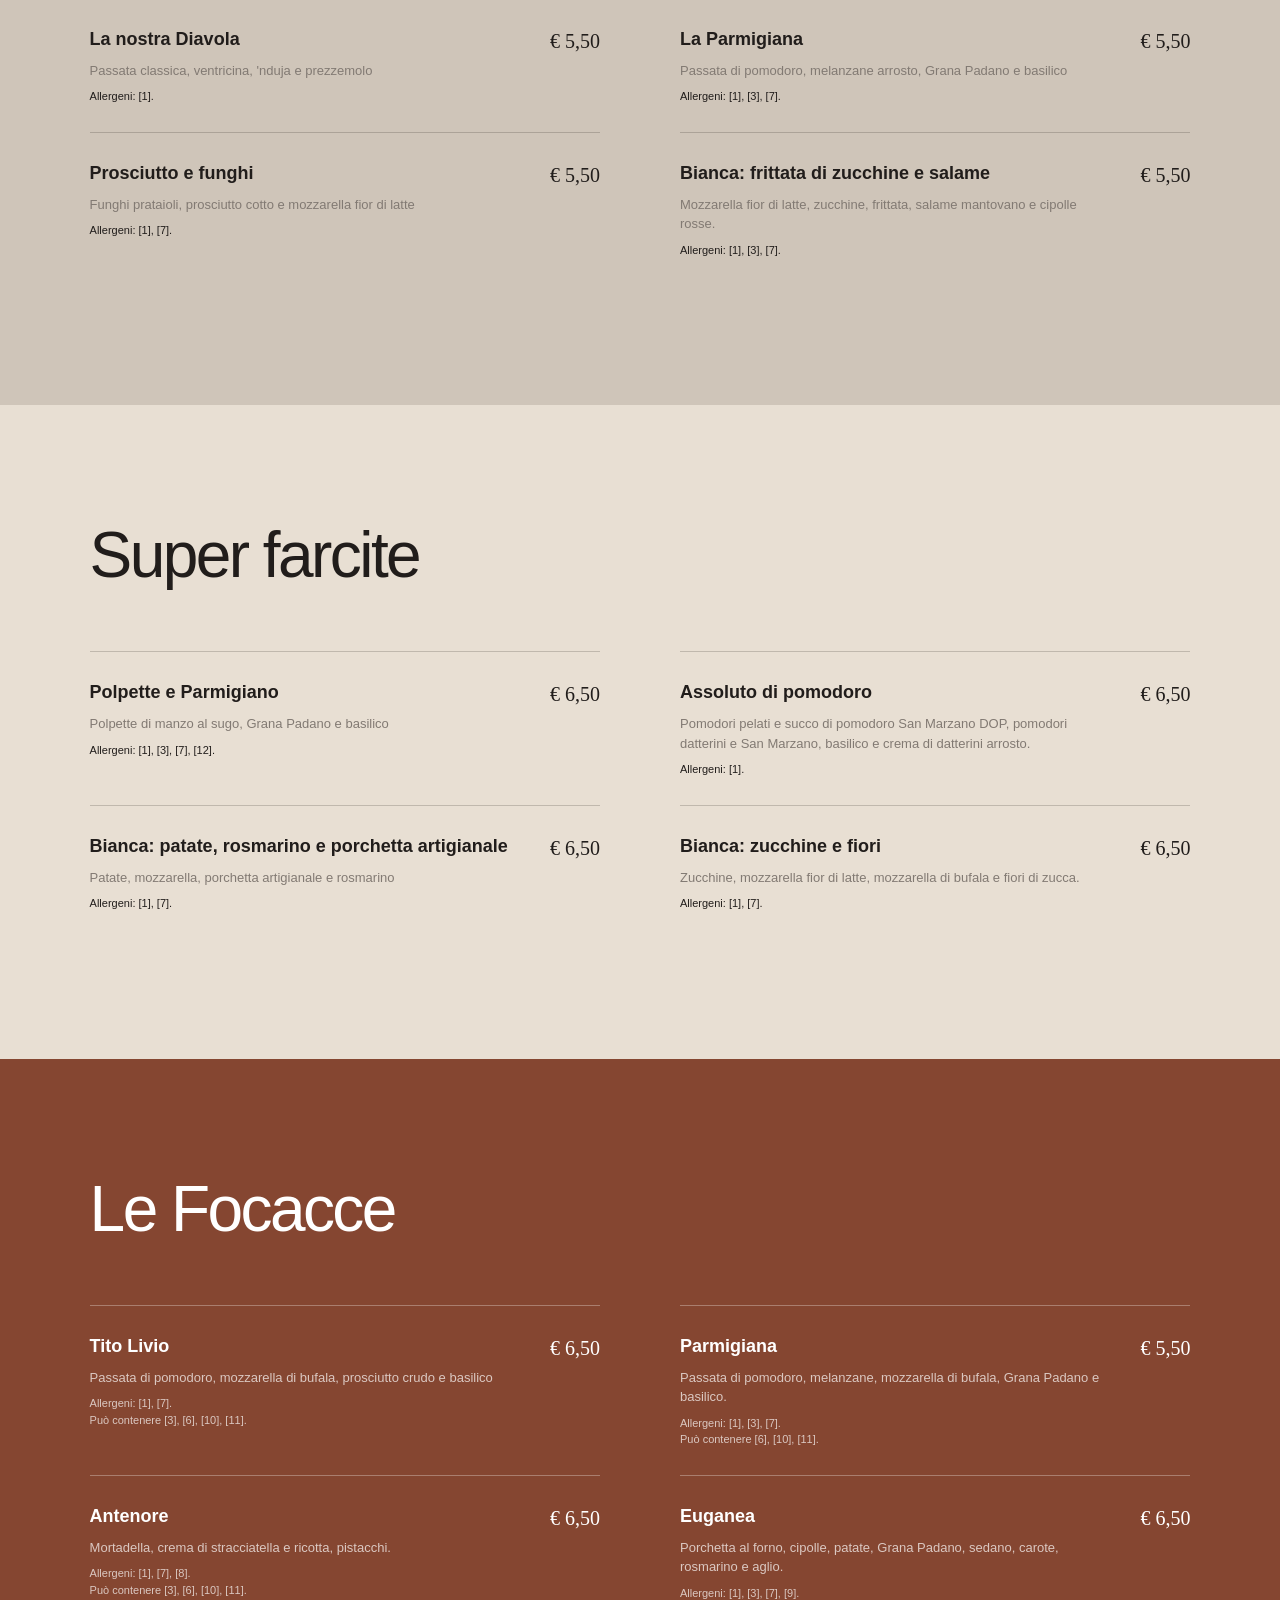
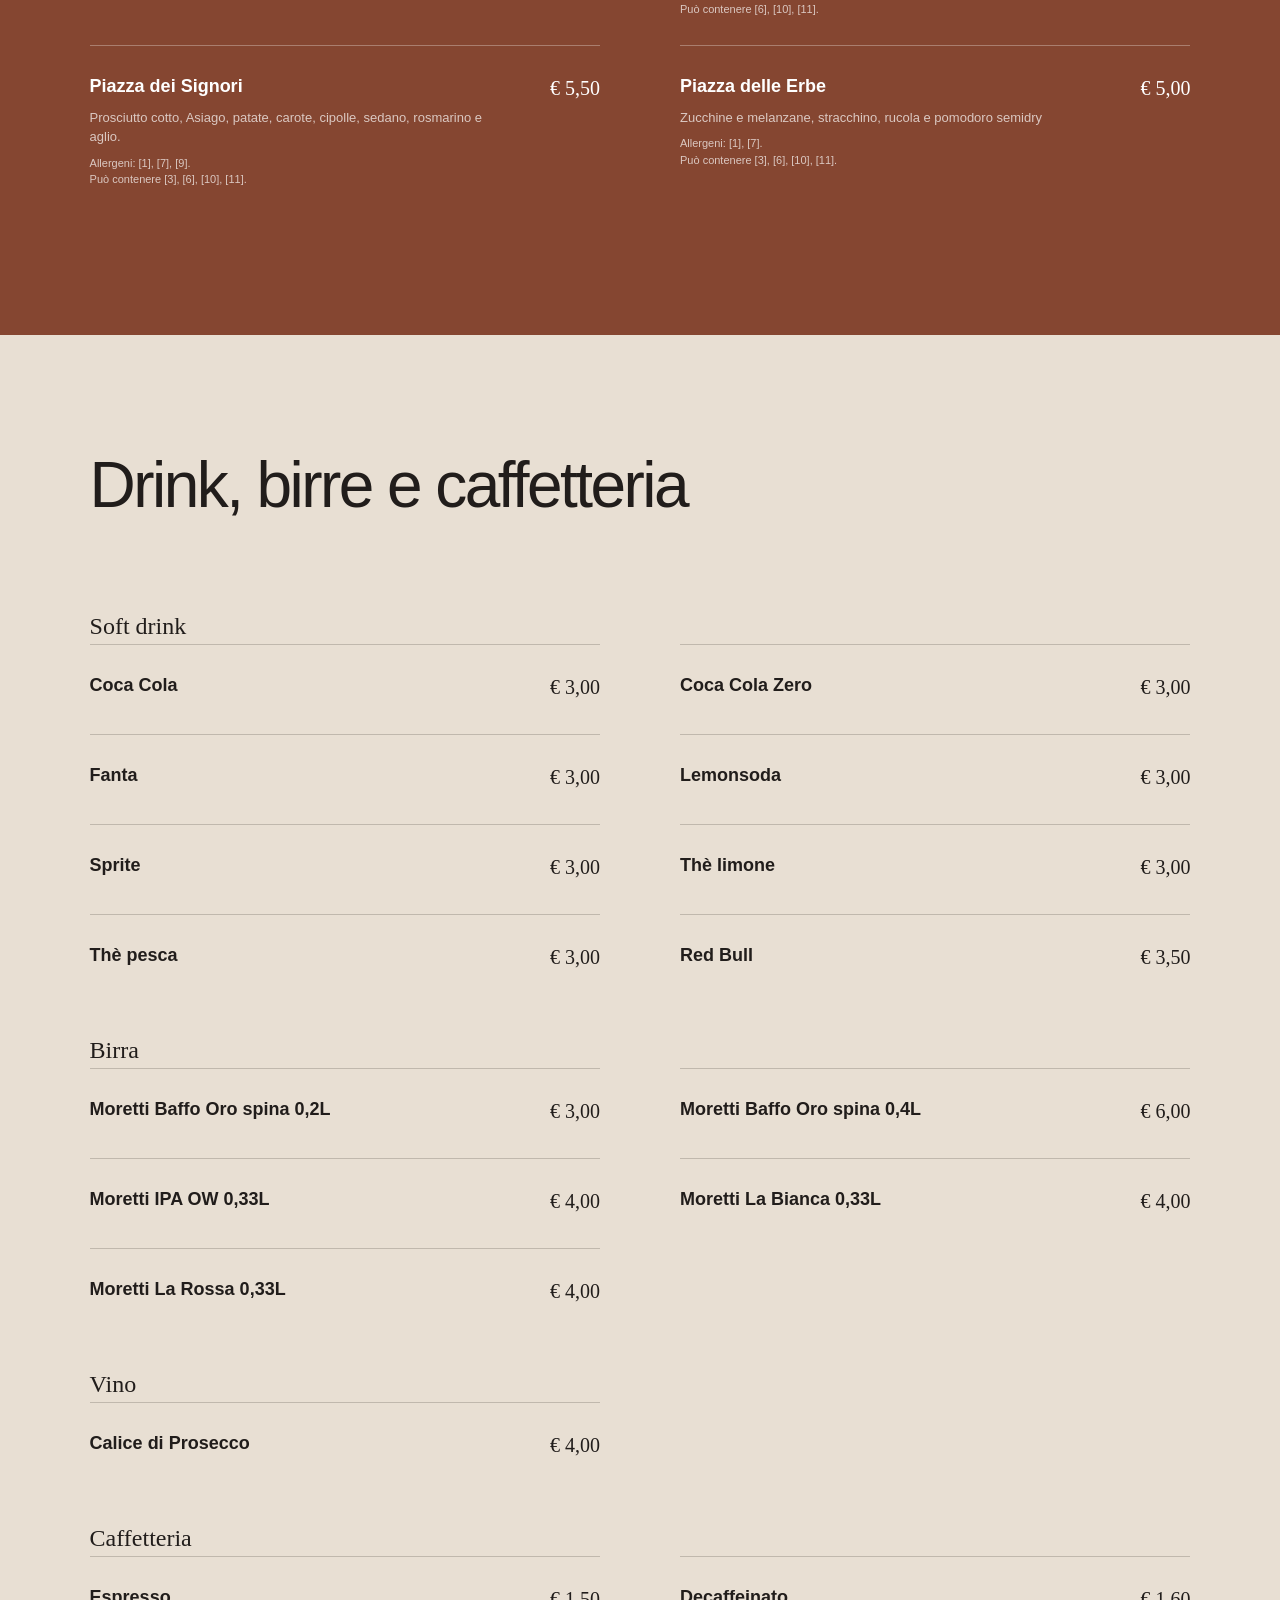
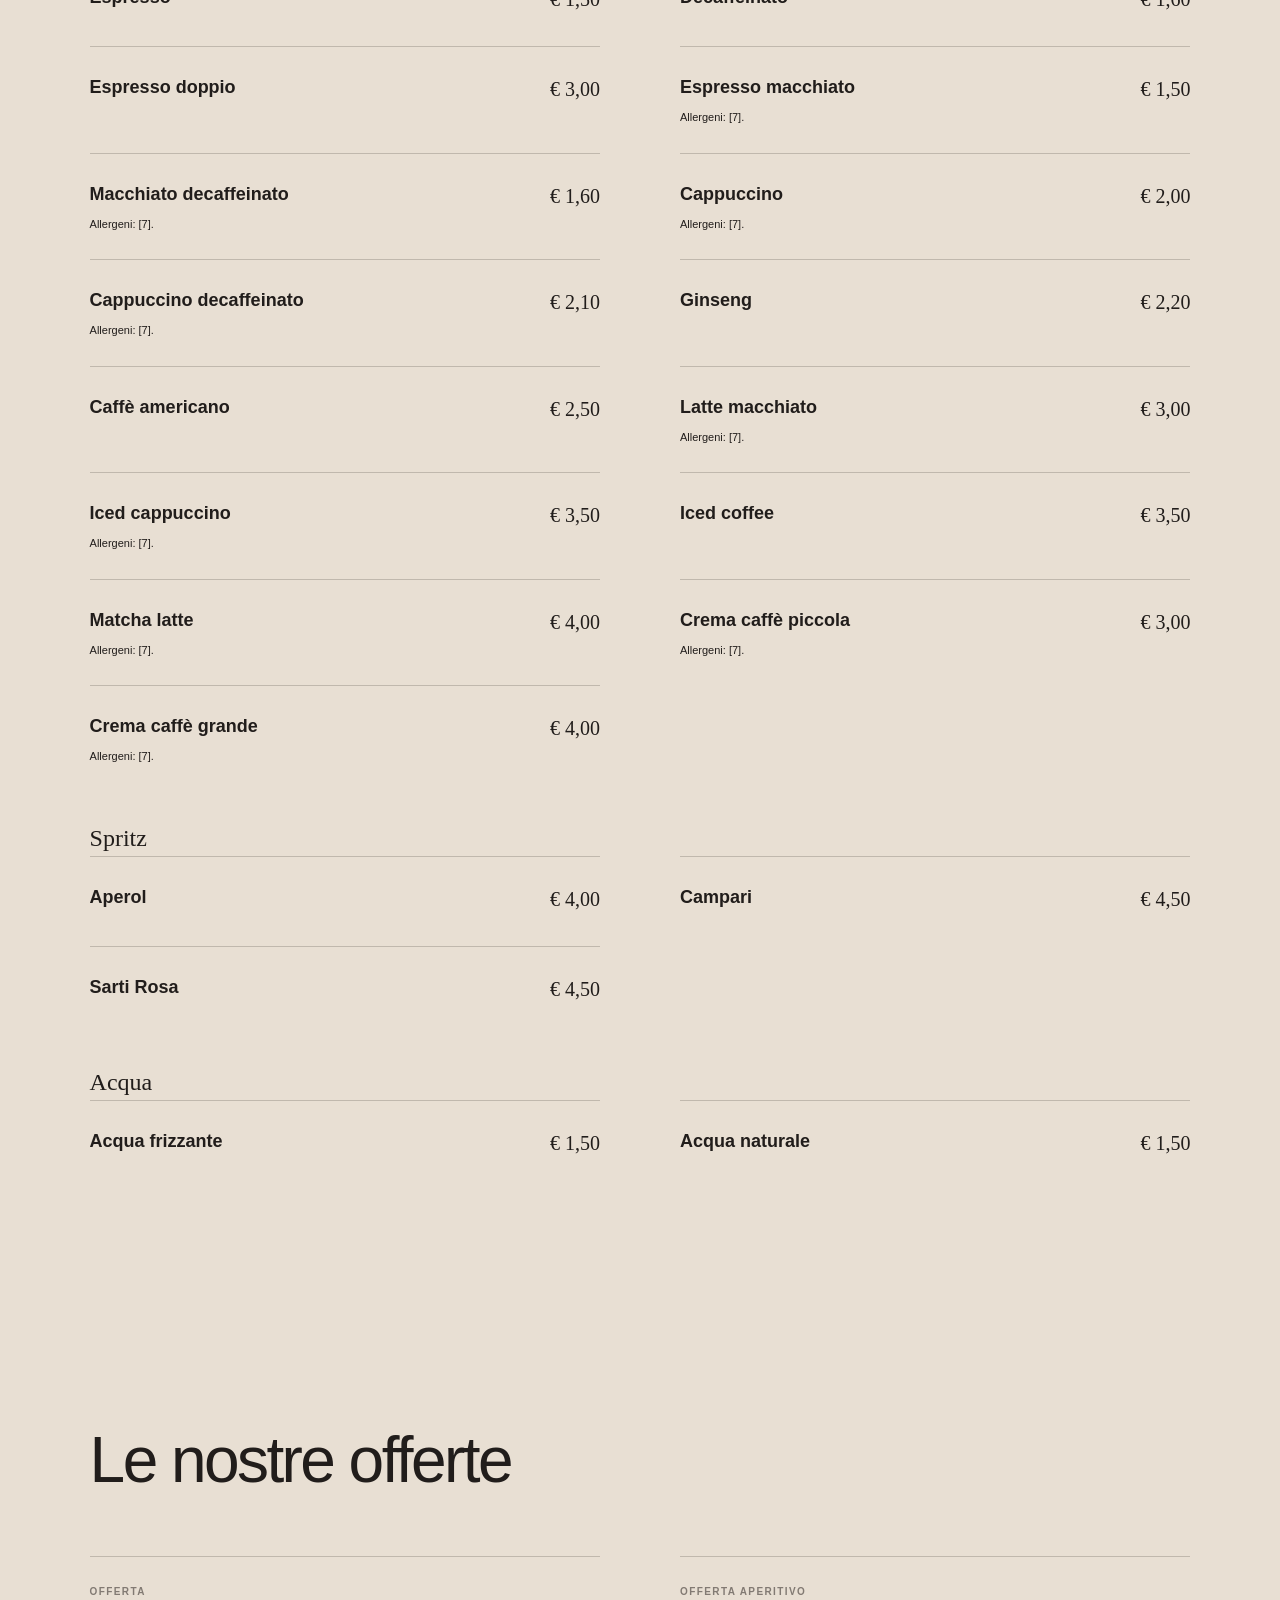
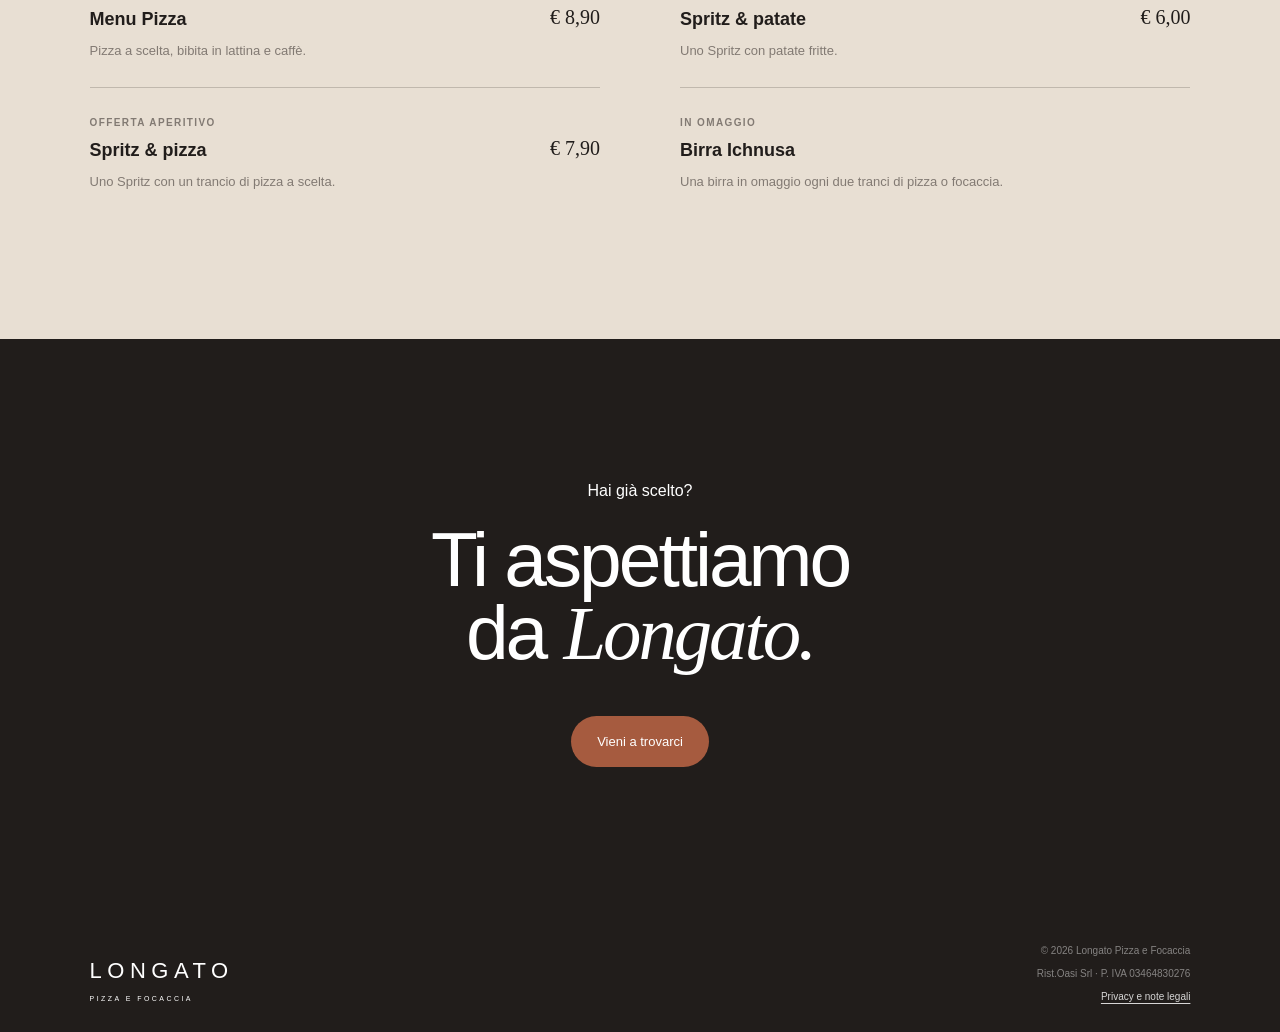
<file: menu.html>
<!doctype html>
<html lang="it">
    <head>
        <meta charset="UTF-8" />
        <meta name="viewport" content="width=device-width, initial-scale=1.0" />

        <title>Menu | Longato Pizza e Focaccia</title>
        <meta name="description" content="Scopri il menu Longato a Padova: pizze in teglia, farcite e super farcite, focacce, drink, caffetteria e offerte. Per allergeni consulta la pagina dedicata." />

        <link rel="stylesheet" href="css/style.css" />
            <link rel="icon" type="image/svg+xml" href="img/favicons/favicon.svg" />
        <link rel="icon" type="image/png" sizes="32x32" href="img/favicons/favicon-32.png" />
        <link rel="icon" type="image/png" sizes="16x16" href="img/favicons/favicon-16.png" />
        <link rel="canonical" href="https://longatopizza.it/menu.html">
        <meta property="og:type" content="website" />
        <meta property="og:locale" content="it_IT" />
        <meta property="og:site_name" content="Longato Pizza e Focaccia" />
        <meta property="og:title" content="Menu | Longato Pizza e Focaccia" />
        <meta property="og:description" content="Scopri il menu Longato a Padova: pizze in teglia, farcite e super farcite, focacce, drink, caffetteria e offerte. Per allergeni consulta la pagina dedicata." />
        <meta property="og:url" content="https://longatopizza.it/menu.html" />
        <meta property="og:image" content="https://longatopizza.it/img/anteprima-social.jpg" />
        <meta property="og:image:alt" content="Longato Pizza e Focaccia a Padova" />
    </head>

    <body>
        <header class="header header-solid">
            <a href="index.html" class="logo">
                <span>LONGATO</span>
                <small>PIZZA E FOCACCIA</small>
            </a>

            <nav class="desktop-nav" id="primary-navigation">
                <a href="index.html">Home</a>
                <a class="active" href="menu.html">Menu</a>
                <a href="chi-siamo.html">Chi siamo</a>
                <a href="contatti.html">Contatti</a>
            </nav>

            <div class="header-actions">
                <a
                            href="https://maps.app.goo.gl/9pMZTGRvnbkWnpCZ8"
                            target="_blank"
                            rel="noopener"
                            class="nav-cta"
                >Dove siamo</a>

                <button class="menu-toggle" type="button" aria-controls="primary-navigation" aria-expanded="false" aria-label="Apri menu">
                    <span></span>
                    <span></span>
                </button>
            </div>
        </header>

        <main>
            <section class="page-hero menu-hero">
                <p class="eyebrow">IL NOSTRO MENU</p>

                <h1>
                    Scegli.<br />
                    Assaggia. <em>Ritorna.</em>
                </h1>

                <p>Pizza in teglia, focacce e proposte preparate ogni giorno.</p>
            </section>

            <nav class="menu-categories">
                <a href="#teglia">In teglia</a>
                <a href="#farcite">Farcite</a>
                <a href="#super">Super farcite</a>
                <a href="#focacce">Focacce</a>
                <a href="#bevande">Drink e caffetteria</a>
                <a href="#offerte">Offerte</a>
                <a href="allergeni.html">Allergeni</a>
            </nav>

            <section class="food-menu section" id="teglia">
                <div class="menu-section-title">
                    <h2>Pizze in teglia</h2>
                </div>

                <div class="food-grid">
                    <article class="food-item">
                        <div>
                            <h3>Margherita</h3>
                            <p>
                                Pomodoro pelato San Marzano DOP dell'Agro Sarnese-Nocerino,
                                mozzarella fior di latte
                            </p>
                            <p class="food-allergens"><a href="allergeni.html">Allergeni</a>: [1], [7].</p>
                        </div>
                        <strong>€ 4,50</strong>
                    </article>

                    <article class="food-item">
                        <div>
                            <h3>Marinara sbagliata</h3>
                            <p>
                                Passata di pomodoro San Marzano DOP, alici sott'olio, olive e
                                prezzemolo
                            </p>
                            <p class="food-allergens"><a href="allergeni.html">Allergeni</a>: [1], [4].</p>
                        </div>
                        <strong>€ 4,50</strong>
                    </article>

                    <article class="food-item">
                        <div>
                            <h3>Bianca: melanzane e pesto di prezzemolo</h3>
                            <p>
                                Mozzarella fior di latte, melanzane arrosto e pesto di
                                prezzemolo
                            </p>
                            <p class="food-allergens"><a href="allergeni.html">Allergeni</a>: [1], [7].</p>
                        </div>
                        <strong>€ 4,50</strong>
                    </article>
                </div>
            </section>

            <section class="food-menu section alt" id="farcite">
                <div class="menu-section-title">
                    <h2>Pizze farcite</h2>
                </div>

                <div class="food-grid">
                    <article class="food-item">
                        <div>
                            <h3>La nostra Diavola</h3>
                            <p>Passata classica, ventricina, 'nduja e prezzemolo</p>
                            <p class="food-allergens"><a href="allergeni.html">Allergeni</a>: [1].</p>
                        </div>
                        <strong>€ 5,50</strong>
                    </article>

                    <article class="food-item">
                        <div>
                            <h3>La Parmigiana</h3>
                            <p>
                                Passata di pomodoro, melanzane arrosto, Grana Padano e basilico
                            </p>
                            <p class="food-allergens"><a href="allergeni.html">Allergeni</a>: [1], [3], [7].</p>
                        </div>
                        <strong>€ 5,50</strong>
                    </article>

                    <article class="food-item">
                        <div>
                            <h3>Prosciutto e funghi</h3>
                            <p>
                                Funghi prataioli, prosciutto cotto e mozzarella fior di latte
                            </p>
                            <p class="food-allergens"><a href="allergeni.html">Allergeni</a>: [1], [7].</p>
                        </div>
                        <strong>€ 5,50</strong>
                    </article>

                    <article class="food-item">
                        <div>
                            <h3>Bianca: frittata di zucchine e salame</h3>
                            <p>
                                Mozzarella fior di latte, zucchine, frittata, salame mantovano e
                                cipolle rosse.
                            </p>
                            <p class="food-allergens"><a href="allergeni.html">Allergeni</a>: [1], [3], [7].</p>
                        </div>
                        <strong>€ 5,50</strong>
                    </article>
                </div>
            </section>

            <section class="food-menu section" id="super">
                <div class="menu-section-title">
                    <h2>Super farcite</h2>
                </div>

                <div class="food-grid">
                    <article class="food-item">
                        <div>
                            <h3>Polpette e Parmigiano</h3>
                            <p>Polpette di manzo al sugo, Grana Padano e basilico</p>
                            <p class="food-allergens"><a href="allergeni.html">Allergeni</a>: [1], [3], [7], [12].</p>
                        </div>
                        <strong>€ 6,50</strong>
                    </article>

                    <article class="food-item">
                        <div>
                            <h3>Assoluto di pomodoro</h3>
                            <p>
                                Pomodori pelati e succo di pomodoro San Marzano DOP, pomodori
                                datterini e San Marzano, basilico e crema di datterini arrosto.
                            </p>
                            <p class="food-allergens"><a href="allergeni.html">Allergeni</a>: [1].</p>
                        </div>
                        <strong>€ 6,50</strong>
                    </article>

                    <article class="food-item">
                        <div>
                            <h3>Bianca: patate, rosmarino e porchetta artigianale</h3>
                            <p>Patate, mozzarella, porchetta artigianale e rosmarino</p>
                            <p class="food-allergens"><a href="allergeni.html">Allergeni</a>: [1], [7].</p>
                        </div>
                        <strong>€ 6,50</strong>
                    </article>

                    <article class="food-item">
                        <div>
                            <h3>Bianca: zucchine e fiori</h3>
                            <p>
                                Zucchine, mozzarella fior di latte, mozzarella di bufala e fiori
                                di zucca.
                            </p>
                            <p class="food-allergens"><a href="allergeni.html">Allergeni</a>: [1], [7].</p>
                        </div>
                        <strong>€ 6,50</strong>
                    </article>
                </div>
            </section>

            <section class="food-menu section orange-section" id="focacce">
                <div class="menu-section-title">
                    <h2>Le Focacce</h2>
                </div>

                <div class="food-grid">
                    <article class="food-item">
                        <div>
                            <h3>Tito Livio</h3>
                            <p>
                                Passata di pomodoro, mozzarella di bufala, prosciutto crudo e
                                basilico
                            </p>
                            <p class="food-allergens">
                                <a href="allergeni.html">Allergeni</a>: [1], [7]. <br />Può contenere [3], [6], [10], [11].
                            </p>
                        </div>
                        <strong>€ 6,50</strong>
                    </article>

                    <article class="food-item">
                        <div>
                            <h3>Parmigiana</h3>
                            <p>
                                Passata di pomodoro, melanzane, mozzarella di bufala, Grana
                                Padano e basilico.
                            </p>
                            <p class="food-allergens">
                                <a href="allergeni.html">Allergeni</a>: [1], [3], [7]. <br />Può contenere [6], [10], [11].
                            </p>
                        </div>
                        <strong>€ 5,50</strong>
                    </article>

                    <article class="food-item">
                        <div>
                            <h3>Antenore</h3>
                            <p>Mortadella, crema di stracciatella e ricotta, pistacchi.</p>
                            <p class="food-allergens">
                                <a href="allergeni.html">Allergeni</a>: [1], [7], [8]. <br />Può contenere [3], [6], [10],
                                [11].
                            </p>
                        </div>
                        <strong>€ 6,50</strong>
                    </article>

                    <article class="food-item">
                        <div>
                            <h3>Euganea</h3>
                            <p>Porchetta al forno, cipolle, patate, Grana Padano, sedano, carote, rosmarino e aglio.</p>
                            <p class="food-allergens">
                                <a href="allergeni.html">Allergeni</a>: [1], [3], [7], [9]. <br />Può contenere [6], [10],
                                [11].
                            </p>
                        </div>
                        <strong>€ 6,50</strong>
                    </article>

                    <article class="food-item">
                        <div>
                            <h3>Piazza dei Signori</h3>
                            <p>Prosciutto cotto, Asiago, patate, carote, cipolle, sedano, rosmarino e aglio.</p>
                            <p class="food-allergens">
                                <a href="allergeni.html">Allergeni</a>: [1], [7], [9]. <br />Può contenere [3], [6], [10],
                                [11].
                            </p>
                        </div>
                        <strong>€ 5,50</strong>
                    </article>

                    <article class="food-item">
                        <div>
                            <h3>Piazza delle Erbe</h3>
                            <p>Zucchine e melanzane, stracchino, rucola e pomodoro semidry</p>
                            <p class="food-allergens">
                                <a href="allergeni.html">Allergeni</a>: [1], [7]. <br />Può contenere [3], [6], [10], [11].
                            </p>
                        </div>
                        <strong>€ 5,00</strong>
                    </article>
                </div>
            </section>

            <section class="food-menu section" id="bevande">
                <div class="menu-section-title">
                    <h2>Drink, birre e caffetteria</h2>
                </div>
                <div class="food-grid compact">
                    <h3 class="drink-category">Soft drink</h3>
                    <article class="food-item">
                        <div><h3>Coca Cola</h3></div>
                        <strong>€ 3,00</strong>
                    </article>
                    <article class="food-item">
                        <div><h3>Coca Cola Zero</h3></div>
                        <strong>€ 3,00</strong>
                    </article>
                    <article class="food-item">
                        <div><h3>Fanta</h3></div>
                        <strong>€ 3,00</strong>
                    </article>
                    <article class="food-item">
                        <div><h3>Lemonsoda</h3></div>
                        <strong>€ 3,00</strong>
                    </article>
                    <article class="food-item">
                        <div><h3>Sprite</h3></div>
                        <strong>€ 3,00</strong>
                    </article>
                    <article class="food-item">
                        <div><h3>Thè limone</h3></div>
                        <strong>€ 3,00</strong>
                    </article>
                    <article class="food-item">
                        <div><h3>Thè pesca</h3></div>
                        <strong>€ 3,00</strong>
                    </article>
                    <article class="food-item">
                        <div><h3>Red Bull</h3></div>
                        <strong>€ 3,50</strong>
                    </article>

                    <h3 class="drink-category">Birra</h3>
                    <article class="food-item">
                        <div><h3>Moretti Baffo Oro spina 0,2L</h3></div>
                        <strong>€ 3,00</strong>
                    </article>
                    <article class="food-item">
                        <div><h3>Moretti Baffo Oro spina 0,4L</h3></div>
                        <strong>€ 6,00</strong>
                    </article>
                    <article class="food-item">
                        <div><h3>Moretti IPA OW 0,33L</h3></div>
                        <strong>€ 4,00</strong>
                    </article>
                    <article class="food-item">
                        <div><h3>Moretti La Bianca 0,33L</h3></div>
                        <strong>€ 4,00</strong>
                    </article>
                    <article class="food-item">
                        <div><h3>Moretti La Rossa 0,33L</h3></div>
                        <strong>€ 4,00</strong>
                    </article>

                    <h3 class="drink-category">Vino</h3>
                    <article class="food-item">
                        <div><h3>Calice di Prosecco</h3></div>
                        <strong>€ 4,00</strong>
                    </article>

                    <h3 class="drink-category">Caffetteria</h3>
                    <article class="food-item">
                        <div><h3>Espresso</h3></div>
                        <strong>€ 1,50</strong>
                    </article>
                    <article class="food-item">
                        <div><h3>Decaffeinato</h3></div>
                        <strong>€ 1,60</strong>
                    </article>
                    <article class="food-item">
                        <div><h3>Espresso doppio</h3></div>
                        <strong>€ 3,00</strong>
                    </article>
                    <article class="food-item">
                        <div>
                            <h3>Espresso macchiato</h3>
                            <p class="food-allergens"><a href="allergeni.html">Allergeni</a>: [7].</p>
                        </div>
                        <strong>€ 1,50</strong>
                    </article>
                    <article class="food-item">
                        <div>
                            <h3>Macchiato decaffeinato</h3>
                            <p class="food-allergens"><a href="allergeni.html">Allergeni</a>: [7].</p>
                        </div>
                        <strong>€ 1,60</strong>
                    </article>
                    <article class="food-item">
                        <div>
                            <h3>Cappuccino</h3>
                            <p class="food-allergens"><a href="allergeni.html">Allergeni</a>: [7].</p>
                        </div>
                        <strong>€ 2,00</strong>
                    </article>
                    <article class="food-item">
                        <div>
                            <h3>Cappuccino decaffeinato</h3>
                            <p class="food-allergens"><a href="allergeni.html">Allergeni</a>: [7].</p>
                        </div>
                        <strong>€ 2,10</strong>
                    </article>
                    <article class="food-item">
                        <div><h3>Ginseng</h3></div>
                        <strong>€ 2,20</strong>
                    </article>
                    <article class="food-item">
                        <div><h3>Caffè americano</h3></div>
                        <strong>€ 2,50</strong>
                    </article>
                    <article class="food-item">
                        <div>
                            <h3>Latte macchiato</h3>
                            <p class="food-allergens"><a href="allergeni.html">Allergeni</a>: [7].</p>
                        </div>
                        <strong>€ 3,00</strong>
                    </article>
                    <article class="food-item">
                        <div>
                            <h3>Iced cappuccino</h3>
                            <p class="food-allergens"><a href="allergeni.html">Allergeni</a>: [7].</p>
                        </div>
                        <strong>€ 3,50</strong>
                    </article>
                    <article class="food-item">
                        <div><h3>Iced coffee</h3></div>
                        <strong>€ 3,50</strong>
                    </article>
                    <article class="food-item">
                        <div>
                            <h3>Matcha latte</h3>
                            <p class="food-allergens"><a href="allergeni.html">Allergeni</a>: [7].</p>
                        </div>
                        <strong>€ 4,00</strong>
                    </article>
                    <article class="food-item">
                        <div>
                            <h3>Crema caffè piccola</h3>
                            <p class="food-allergens"><a href="allergeni.html">Allergeni</a>: [7].</p>
                        </div>
                        <strong>€ 3,00</strong>
                    </article>
                    <article class="food-item">
                        <div>
                            <h3>Crema caffè grande</h3>
                            <p class="food-allergens"><a href="allergeni.html">Allergeni</a>: [7].</p>
                        </div>
                        <strong>€ 4,00</strong>
                    </article>

                    <h3 class="drink-category">Spritz</h3>
                    <article class="food-item">
                        <div><h3>Aperol</h3></div>
                        <strong>€ 4,00</strong>
                    </article>
                    <article class="food-item">
                        <div><h3>Campari</h3></div>
                        <strong>€ 4,50</strong>
                    </article>
                    <article class="food-item">
                        <div><h3>Sarti Rosa</h3></div>
                        <strong>€ 4,50</strong>
                    </article>

                    <h3 class="drink-category">Acqua</h3>
                    <article class="food-item">
                        <div><h3>Acqua frizzante</h3></div>
                        <strong>€ 1,50</strong>
                    </article>
                    <article class="food-item">
                        <div><h3>Acqua naturale</h3></div>
                        <strong>€ 1,50</strong>
                    </article>
                </div>
            </section>

            <section class="food-menu section offers-section" id="offerte">
                <div class="menu-section-title">
                    <h2>Le nostre offerte</h2>
                </div>

                <div class="offers-grid">
                    <article class="menu-offer">
                        <div class="offer-copy">
                            <span class="offer-label">Offerta</span>
                            <h3>Menu Pizza</h3>
                            <p>Pizza a scelta, bibita in lattina e caffè.</p>
                        </div>
                        <strong class="offer-price">€ 8,90</strong>
                    </article>

                    <article class="menu-offer">
                        <div class="offer-copy">
                            <span class="offer-label">Offerta aperitivo</span>
                            <h3>Spritz &amp; patate</h3>
                            <p>Uno Spritz con patate fritte.</p>
                        </div>
                        <strong class="offer-price">€ 6,00</strong>
                    </article>

                    <article class="menu-offer">
                        <div class="offer-copy">
                            <span class="offer-label">Offerta aperitivo</span>
                            <h3>Spritz &amp; pizza</h3>
                            <p>Uno Spritz con un trancio di pizza a scelta.</p>
                        </div>
                        <strong class="offer-price">€ 7,90</strong>
                    </article>

                    <article class="menu-offer">
                        <div class="offer-copy">
                            <span class="offer-label">In omaggio</span>
                            <h3>Birra Ichnusa</h3>
                            <p>Una birra in omaggio ogni due tranci di pizza o focaccia.</p>
                        </div>
                    </article>
                </div>
            </section>

            <section class="menu-final-cta">
                <p>Hai già scelto?</p>

                <h2>
                    Ti aspettiamo<br />
                    da <em>Longato.</em>
                </h2>

                <a href="contatti.html" class="button button-primary">
                    Vieni a trovarci
                </a>
            </section>
        </main>

        <footer class="footer">
            <div class="footer-brand">
                <span>LONGATO</span>
                <small>PIZZA E FOCACCIA</small>
            </div>

            <div class="footer-meta">
                <p>© 2026 Longato Pizza e Focaccia</p>
                <p>Rist.Oasi Srl · P. IVA 03464830276</p>
                <a href="privacy.html">Privacy e note legali</a>
            </div>
        </footer>

        <script src="js/script.js"></script>
    </body>
</html>
</file>
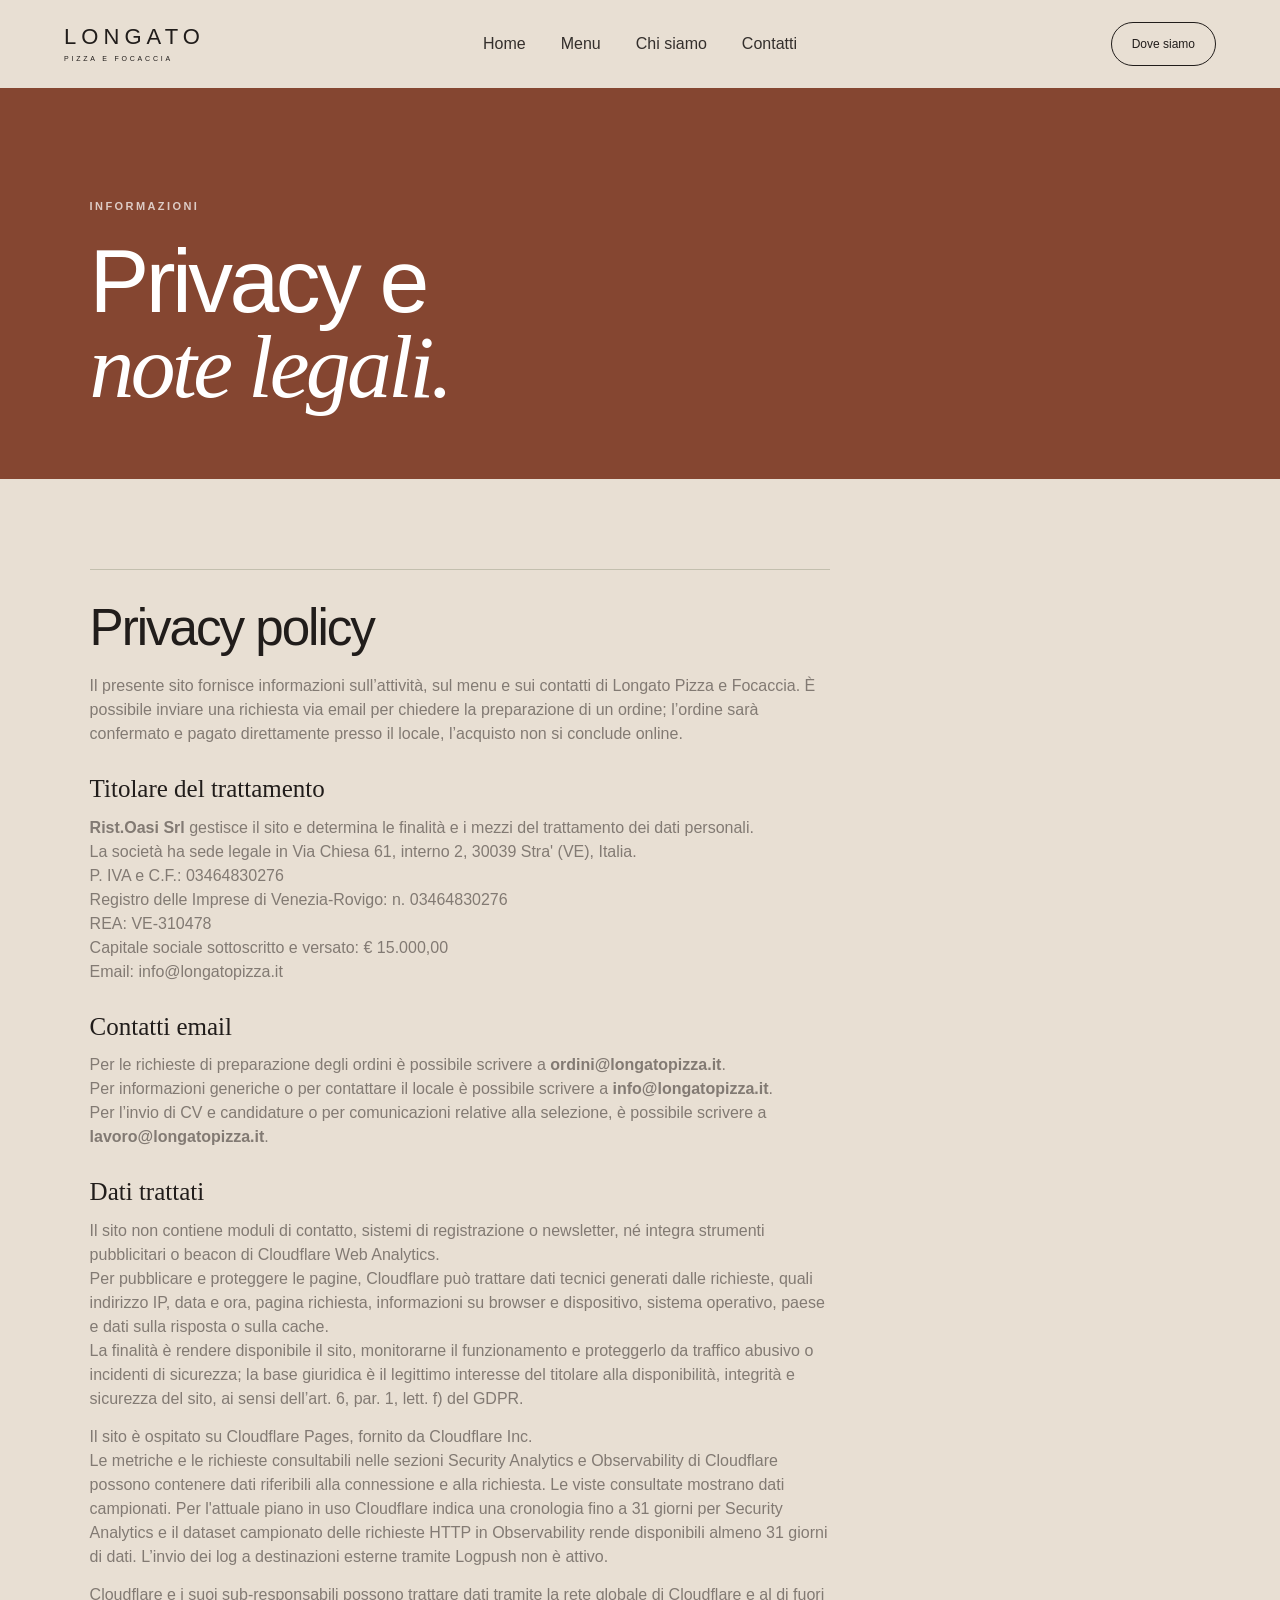
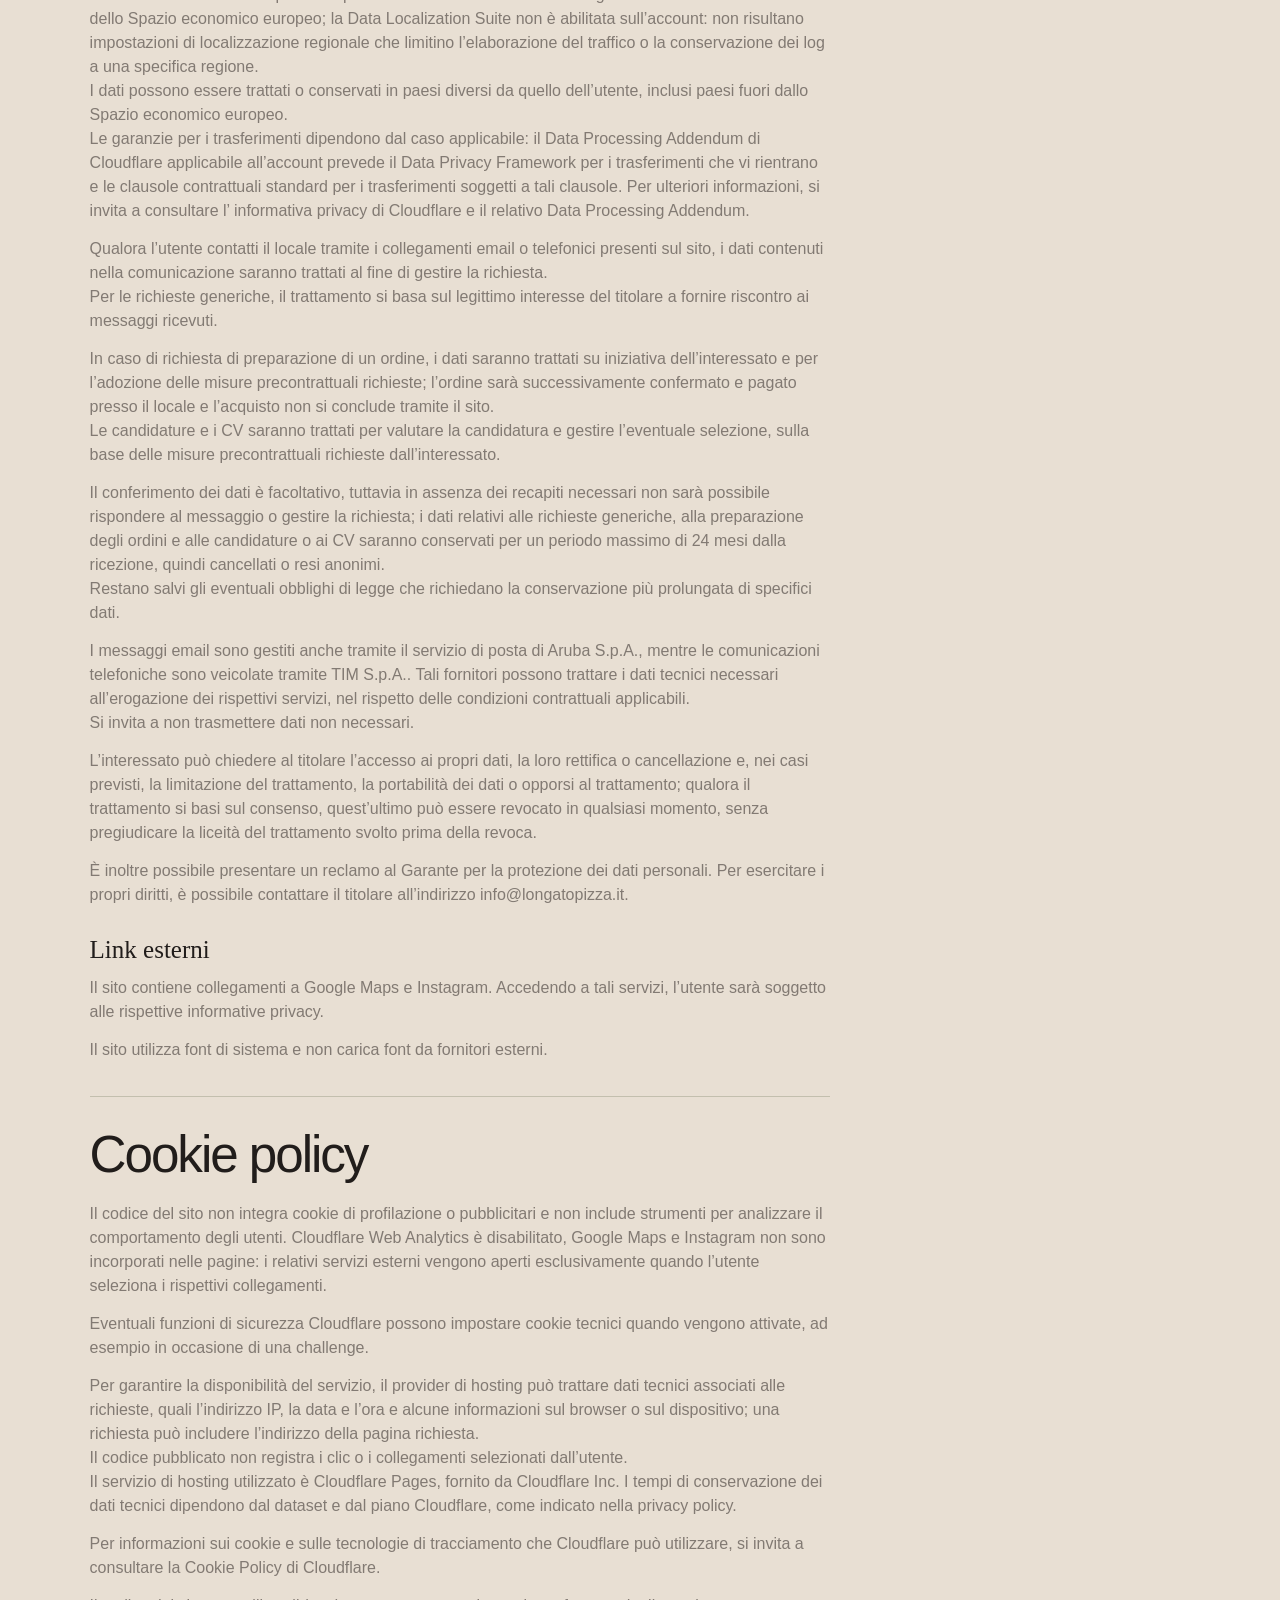
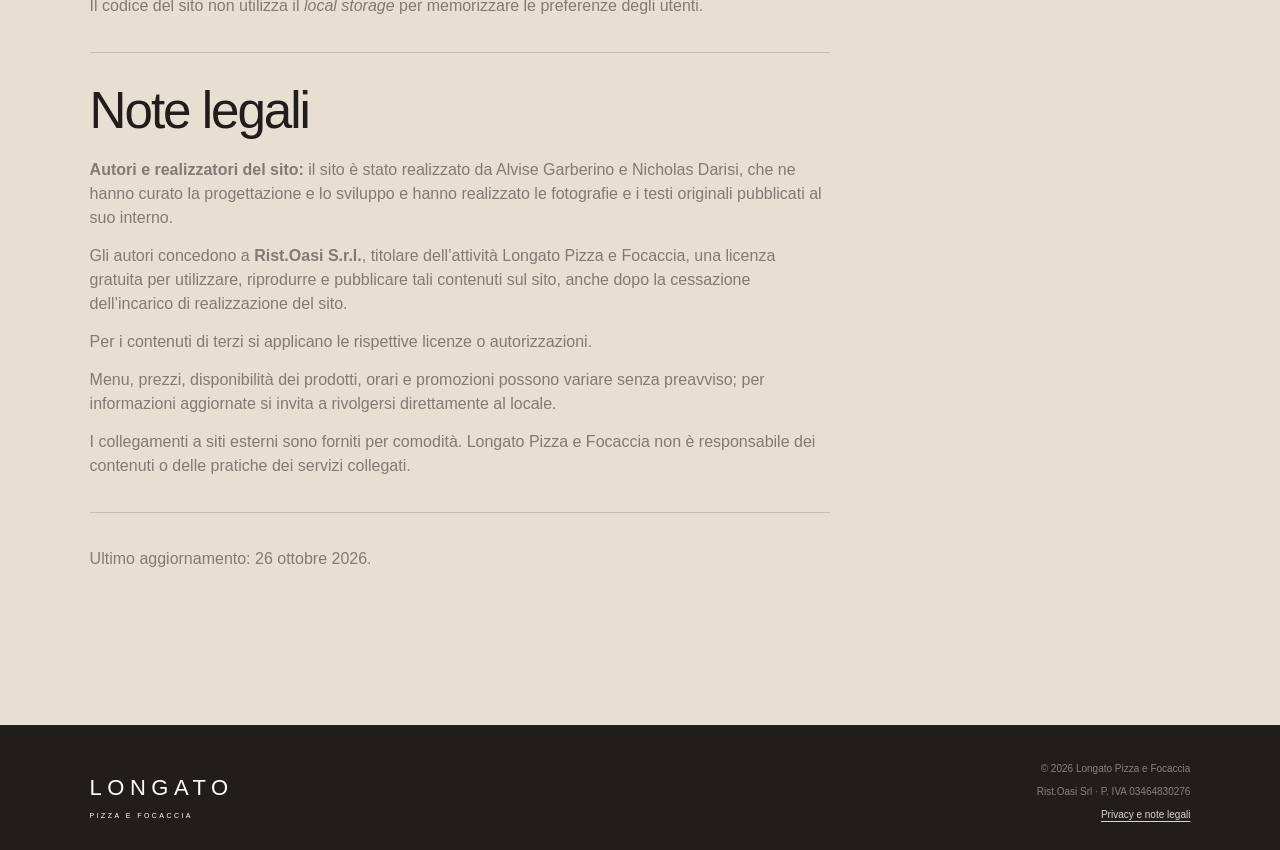
<file: privacy.html>
<!DOCTYPE html>
<html lang="it">

    <head>
        <meta charset="UTF-8">
        <meta name="viewport" content="width=device-width, initial-scale=1.0">

        <title>Privacy e note legali | Longato Pizza e Focaccia</title>
        <meta name="description" content="Privacy, cookie e note legali del sito Longato Pizza e Focaccia.">

        <link rel="stylesheet" href="css/style.css">
        <link rel="icon" type="image/svg+xml" href="img/favicons/favicon.svg" />
        <link rel="icon" type="image/png" sizes="32x32" href="img/favicons/favicon-32.png" />
        <link rel="icon" type="image/png" sizes="16x16" href="img/favicons/favicon-16.png" />
        <link rel="canonical" href="https://longatopizza.it/privacy.html">
        <meta property="og:type" content="website" />
        <meta property="og:locale" content="it_IT" />
        <meta property="og:site_name" content="Longato Pizza e Focaccia" />
        <meta property="og:title" content="Privacy e note legali | Longato Pizza e Focaccia" />
        <meta property="og:description" content="Privacy, cookie e note legali del sito Longato Pizza e Focaccia." />
        <meta property="og:url" content="https://longatopizza.it/privacy.html" />
        <meta property="og:image" content="https://longatopizza.it/img/anteprima-social.jpg" />
        <meta property="og:image:alt" content="Longato Pizza e Focaccia a Padova" />
    </head>

    <body class="legal-page">

        <header class="header header-solid">
            <a href="index.html" class="logo">
                <span>LONGATO</span>
                <small>PIZZA E FOCACCIA</small>
            </a>

            <nav class="desktop-nav" id="primary-navigation">
                <a href="index.html">Home</a>
                <a href="menu.html">Menu</a>
                <a href="chi-siamo.html">Chi siamo</a>
                <a href="contatti.html">Contatti</a>
            </nav>

            <div class="header-actions">
                <a href="contatti.html" class="nav-cta">Dove siamo</a>
                <button class="menu-toggle" type="button" aria-controls="primary-navigation" aria-expanded="false" aria-label="Apri menu">
                    <span></span>
                    <span></span>
                </button>
            </div>
        </header>

        <main>
            <section class="legal-hero">
                <p class="eyebrow light">INFORMAZIONI</p>
                <h1>Privacy e<br><em>note legali.</em></h1>
            </section>

            <article class="legal-content">
                <section class="legal-section">
                    <h2>Privacy policy</h2>
                    <p>
                        Il presente sito fornisce informazioni sull’attività, sul menu e sui
                        contatti di Longato Pizza e Focaccia. 
                        È possibile inviare una richiesta via email per chiedere la preparazione di un ordine; 
                        l’ordine sarà confermato e pagato direttamente presso il locale, l’acquisto non si
                        conclude online.
                    </p>

                    <h3>Titolare del trattamento</h3>
                    <p>
                        <strong>Rist.Oasi Srl</strong> gestisce il sito e determina le finalità e
                        i mezzi del trattamento dei dati personali. 
                        <br>La società ha sede legale in
                        Via Chiesa 61, interno 2, 30039 Stra' (VE), Italia.<br>
                        P. IVA e C.F.: 03464830276<br>
                        Registro delle Imprese di Venezia-Rovigo: n. 03464830276<br>
                        REA: VE-310478<br>
                        Capitale sociale sottoscritto e versato: € 15.000,00<br>
                        Email: <a href="mailto:info@longatopizza.it">info@longatopizza.it</a><br>
                        <!--Non è stato nominato un responsabile della protezione dei dati (DPO).-->
                    </p>

                    <h3>Contatti email</h3>
                    <p>
                        Per le richieste di preparazione degli ordini è possibile scrivere a
                        <strong><a href="mailto:ordini@longatopizza.it">ordini@longatopizza.it</a></strong>.<br>
                        Per informazioni generiche o per contattare il locale è possibile scrivere a
                        <strong><a href="mailto:info@longatopizza.it">info@longatopizza.it</a></strong>.<br>
                        Per l’invio di CV e candidature o per comunicazioni relative alla
                        selezione, è possibile scrivere a
                        <strong><a href="mailto:lavoro@longatopizza.it">lavoro@longatopizza.it</a></strong>.
                    </p>

                    <h3>Dati trattati</h3>
                    <p>
                        Il sito non contiene moduli di contatto, sistemi di registrazione o
                        newsletter, né integra strumenti pubblicitari o beacon di Cloudflare Web
                        Analytics.<br>Per pubblicare e proteggere le pagine, Cloudflare può trattare
                        dati tecnici generati dalle richieste, quali indirizzo IP, data e ora,
                        pagina richiesta, informazioni su browser e dispositivo, sistema operativo,
                        paese e dati sulla risposta o sulla cache.<br>La finalità è rendere disponibile
                        il sito, monitorarne il funzionamento e proteggerlo da traffico abusivo o
                        incidenti di sicurezza; la base giuridica è il legittimo interesse del
                        titolare alla disponibilità, integrità e sicurezza del sito, ai sensi
                        dell’art. 6, par. 1, lett. f) del GDPR.
                    </p>
                    <p>
                        Il sito è ospitato su Cloudflare Pages, fornito da Cloudflare Inc.<br>Le
                        metriche e le richieste consultabili nelle sezioni Security Analytics e
                        Observability di Cloudflare possono contenere dati riferibili alla
                        connessione e alla richiesta. Le viste consultate mostrano dati campionati.
                        Per l'attuale piano in uso Cloudflare indica una cronologia fino a 31 giorni per
                        Security Analytics e il dataset campionato delle richieste HTTP in
                        Observability rende disponibili almeno 31 giorni di dati. L’invio dei log
                        a destinazioni esterne tramite Logpush non è attivo.
                    </p>
                    <p>
                        Cloudflare e i suoi sub-responsabili possono trattare dati tramite la rete
                        globale di Cloudflare e al di fuori dello Spazio economico europeo; la Data
                        Localization Suite non è abilitata sull’account: non risultano
                        impostazioni di localizzazione regionale che limitino l’elaborazione del
                        traffico o la conservazione dei log a una specifica regione.<br>I dati possono
                        essere trattati o conservati in paesi diversi da quello dell’utente, inclusi
                        paesi fuori dallo Spazio economico europeo.<br>Le garanzie per i trasferimenti
                        dipendono dal caso applicabile: il Data Processing Addendum di Cloudflare
                        applicabile all’account prevede il Data Privacy Framework per i trasferimenti
                        che vi rientrano e le clausole contrattuali standard per i trasferimenti
                        soggetti a tali clausole.
                        Per ulteriori informazioni, si invita a consultare l’
                        <a href="https://www.cloudflare.com/privacypolicy/" target="_blank" rel="noopener">informativa privacy di Cloudflare</a>
                        e il relativo
                        <a href="https://www.cloudflare.com/cloudflare-customer-dpa/" target="_blank" rel="noopener">Data Processing Addendum</a>.
                    </p>
                    <p>
                        Qualora l’utente contatti il locale tramite i collegamenti email o
                        telefonici presenti sul sito, i dati contenuti nella comunicazione saranno
                        trattati al fine di gestire la richiesta.<br>Per le richieste generiche, il
                        trattamento si basa sul legittimo interesse del titolare a fornire
                        riscontro ai messaggi ricevuti.
                    </p>
                    <p>
                        In caso di richiesta di preparazione di un ordine, i dati saranno trattati
                        su iniziativa dell’interessato e per l’adozione delle misure
                        precontrattuali richieste; l’ordine sarà successivamente confermato e
                        pagato presso il locale e l’acquisto non si conclude tramite il sito.<br>
                        Le candidature e i CV saranno trattati per valutare la candidatura e
                        gestire l’eventuale selezione, sulla base delle misure precontrattuali
                        richieste dall’interessato.
                    </p>
                    <p>
                        Il conferimento dei dati è facoltativo, tuttavia in assenza dei recapiti
                        necessari non sarà possibile rispondere al messaggio o gestire la
                        richiesta; i dati relativi alle richieste generiche, alla preparazione
                        degli ordini e alle candidature o ai CV saranno conservati per un periodo
                        massimo di 24 mesi dalla ricezione, quindi cancellati o resi anonimi.<br>
                        Restano salvi gli eventuali obblighi di legge che richiedano la
                        conservazione più prolungata di specifici dati.
                    </p>
                    <p>
                        I messaggi email sono gestiti anche tramite il servizio di posta di
                        <a href="https://www.aruba.it/documents/tc-files/it/11_it_privacy_policy_aruba_spa.aspx" target="_blank" rel="noopener">Aruba S.p.A.</a>,
                        mentre le comunicazioni telefoniche sono veicolate tramite
                        <a href="https://timbusiness.tim.it/assistenza/infoconsumatori/privacy" target="_blank" rel="noopener">TIM S.p.A.</a>.
                        Tali fornitori possono trattare i dati tecnici necessari all’erogazione
                        dei rispettivi servizi, nel rispetto delle condizioni contrattuali
                        applicabili.<br>Si invita a non trasmettere dati non necessari.
                    </p>
                    <p>
                        L’interessato può chiedere al titolare l’accesso ai propri dati, la loro
                        rettifica o cancellazione e, nei casi previsti, la limitazione del
                        trattamento, la portabilità dei dati o opporsi al trattamento; qualora
                        il trattamento si basi sul consenso, quest’ultimo può essere revocato in
                        qualsiasi momento, senza pregiudicare la liceità del trattamento svolto
                        prima della revoca.
                    </p>
                    <p>
                        È inoltre possibile presentare un reclamo al
                        <a href="https://www.garanteprivacy.it/home" target="_blank" rel="noopener">Garante per la protezione dei dati personali</a>.
                        Per esercitare i propri diritti, è possibile contattare il titolare
                        all’indirizzo
                        <a href="mailto:info@longatopizza.it">info@longatopizza.it</a>.
                    </p>

                    <h3>Link esterni</h3>
                    <p>
                        Il sito contiene collegamenti a Google Maps e Instagram. Accedendo a tali
                        servizi, l’utente sarà soggetto alle rispettive informative privacy.
                    </p>
                    <p>
                        Il sito utilizza font di sistema e non carica font da fornitori esterni.
                    </p>
                </section>

                <section class="legal-section">
                    <h2>Cookie policy</h2>
                    <p>
                        Il codice del sito non integra cookie di profilazione o pubblicitari e
                        non include strumenti per analizzare il comportamento degli utenti.
                        Cloudflare Web Analytics è disabilitato, Google Maps e Instagram non sono
                        incorporati nelle pagine: i relativi servizi esterni vengono aperti
                        esclusivamente quando l’utente seleziona i rispettivi collegamenti.
                    </p>
                    <p>
                        Eventuali funzioni di sicurezza Cloudflare possono impostare cookie tecnici 
                        quando vengono attivate, ad esempio in occasione di una challenge.
                    </p>
                    <p>
                        Per garantire la disponibilità del servizio, il provider di hosting può
                        trattare dati tecnici associati alle richieste, quali l’indirizzo IP,
                        la data e l’ora e alcune informazioni sul browser o sul dispositivo;
                        una richiesta può includere l’indirizzo della pagina richiesta.<br>Il
                        codice pubblicato non registra i clic o i collegamenti selezionati
                        dall’utente.<br>Il servizio di hosting utilizzato è Cloudflare Pages,
                        fornito da Cloudflare Inc. I tempi di conservazione dei dati tecnici
                        dipendono dal dataset e dal piano Cloudflare, come indicato nella
                        privacy policy.
                    </p>
                    <p>
                        Per informazioni sui cookie e sulle tecnologie di tracciamento che
                        Cloudflare può utilizzare, si invita a consultare la
                        <a href="https://www.cloudflare.com/cookie-policy/" target="_blank" rel="noopener">Cookie Policy di Cloudflare</a>.
                    </p>
                    <p>
                        Il codice del sito non utilizza il <em>local storage</em> per memorizzare
                        le preferenze degli utenti.
                    </p>
                </section>

                <section class="legal-section">
                    <h2>Note legali</h2>
                    <p>
                        <strong>Autori e realizzatori del sito:</strong> il sito è stato
                        realizzato da Alvise Garberino e Nicholas Darisi, che ne hanno curato
                        la progettazione e lo sviluppo e hanno realizzato le fotografie e i
                        testi originali pubblicati al suo interno.
                    </p>
                    <p>
                        Gli autori concedono a <strong>Rist.Oasi S.r.l.</strong>, titolare
                        dell’attività Longato Pizza e Focaccia, una licenza gratuita per
                        utilizzare, riprodurre e pubblicare tali contenuti sul sito, anche dopo
                        la cessazione dell’incarico di realizzazione del sito.
                    </p>
                    <p>
                        Per i contenuti di terzi si applicano le rispettive licenze o
                        autorizzazioni.
                    </p>
                    <p>
                        Menu, prezzi, disponibilità dei prodotti, orari e promozioni possono
                        variare senza preavviso; per informazioni aggiornate si invita a
                        rivolgersi direttamente al locale.
                    </p>
                    <p>
                        I collegamenti a siti esterni sono forniti per comodità. Longato Pizza e
                        Focaccia non è responsabile dei contenuti o delle pratiche dei servizi
                        collegati.
                    </p>
                </section>

                <section class="legal-section">
                    <p>Ultimo aggiornamento: 26 ottobre 2026.</p>
                </section>
            </article>
        </main>

        <footer class="footer">
            <div class="footer-brand">
                <span>LONGATO</span>
                <small>PIZZA E FOCACCIA</small>
            </div>

            <div class="footer-meta">
                <p>© 2026 Longato Pizza e Focaccia</p>
                <p>Rist.Oasi Srl · P. IVA 03464830276</p>
                <a href="privacy.html">Privacy e note legali</a>
            </div>
        </footer>

        <script src="js/script.js"></script>

    </body>
</html>
</file>
<file: css/style.css>
/* =========================
    RESET
========================= */

* {
    margin: 0;
    padding: 0;
    box-sizing: border-box;
}

html {
    scroll-behavior: smooth;
}

body {
    font-family: Arial, Helvetica, sans-serif;
    background: var(--cream);
    color: var(--black);
    line-height: 1.5;

    min-height: 100vh;
    display: flex;
    flex-direction: column;
}

main {
    flex: 1;
    width: 100%;
}

img {
    display: block;
    width: 100%;
}

a {
    color: inherit;
    text-decoration: none;
}


/* =========================
    VARIABLES
========================= */

/* Tema scuro */
:root { 
    --orange: #a65b3f;
    --orange-dark: #854631;
    --terracotta: #8f4b35;

    --cream: #e8dfd3;
    --cream-dark: #cfc5b9;

    --black: #211d1b;
    --grey: #827a73;
    --olive: #75685c;

    --white: #f3ede4;

    --serif: Georgia, "Times New Roman", serif;
}

/* Tema chiaro conservato per una possibile riattivazione futura.
:root[data-theme="light"] {
    --orange: #d8521c;
    --orange-dark: #ad3d16;
    --terracotta: #b84d2b;

    --cream: #f4efe8;
    --cream-dark: #e7ded2;

    --black: #181512;
    --grey: #777069;
    --olive: #59634a;

    --white: #fffaf4;

    --serif: Georgia, "Times New Roman", serif;
}
*/

/* =========================
    GLOBAL
========================= */

.section {
    padding: 120px 7vw;
}

.eyebrow {
    font-size: 11px;
    letter-spacing: .22em;
    font-weight: 600;
    margin-bottom: 24px;
}

.eyebrow.light {
    color: rgba(255,255,255,.72);
}

h1,
h2 {
    font-weight: 500;
    letter-spacing: -.04em;
    line-height: .95;
}

h1 em,
h2 em {
    font-family: var(--serif);
    font-weight: 500;
}

h2 {
    font-size: clamp(52px, 6vw, 95px);
}


/* =========================
    HEADER
========================= */

.header {
    height: 88px;
    padding: 0 5vw;

    display: flex;
    align-items: center;
    justify-content: space-between;

    position: absolute;
    top: 0;
    width: 100%;
    z-index: 100;

    color: white;
}

.header-solid {
    position: relative;
    background: var(--cream);
    color: var(--black);
}

.logo {
    display: flex;
    flex-direction: column;
    line-height: 1;
    flex-shrink: 0;
}

.logo span {
    font-size: 22px;
    letter-spacing: .23em;
}

.logo small {
    margin-top: 7px;
    font-size: 7px;
    letter-spacing: .4em;
}

.desktop-nav {
    display: flex;
    gap: 35px;
    position: absolute;
    left: 50%;
    transform: translateX(-50%);
}

.home-page .desktop-nav {
    padding: 10px 22px;
    border: 1px solid rgba(255, 255, 255, .24);
    border-radius: 100px;
    background: rgba(20, 16, 14, .72);
    color: white;
    backdrop-filter: blur(8px);
    -webkit-backdrop-filter: blur(8px);
}

.desktop-nav a {
    font-size: 16px;
    opacity: .9;
}

.desktop-nav a:hover,
.desktop-nav .active {
    opacity: 1;
}

.nav-cta {
    border: 1px solid currentColor;
    border-radius: 100px;
    padding: 12px 20px;
    font-size: 12px;
}

.home-page .nav-cta {
    background: rgba(20, 16, 14, .58);
    backdrop-filter: blur(8px);
    -webkit-backdrop-filter: blur(8px);
}

.header-actions {
    display: flex;
    align-items: center;
    flex-wrap: nowrap;
    gap: 18px;
    margin-left: auto;
}

@media (min-width: 851px) and (max-width: 1100px) {
    .desktop-nav {
        gap: 20px;
    }

    .header {
        padding-inline: 3vw;
    }

    .logo span {
        font-size: 19px;
    }

    .nav-cta {
        padding-inline: 15px;
    }
}

.menu-toggle {
    display: none;
    width: 26px;
    min-width: 26px;
    height: 14px;
    padding: 0;
    color: inherit;
    appearance: none;
    -webkit-appearance: none;
}


/* =========================
    BUTTONS
========================= */

.button {
    display: inline-flex;
    align-items: center;
    justify-content: center;

    padding: 16px 26px;

    border-radius: 100px;

    font-size: 13px;
    font-weight: 500;

    transition: .25s;
}

.button:hover {
    transform: translateY(-2px);
}

.button-primary {
    background: var(--orange);
    color: white;
}

.button-dark {
    background: var(--black);
    color: white;
}

.button-glass {
    color: white;
    border: 1px solid rgba(255,255,255,.5);
    backdrop-filter: blur(10px);
}

.button-outline-light {
    border: 1px solid rgba(255,255,255,.4);
    color: white;
}


/* =========================
    HERO
========================= */

.hero {
    min-height: 100vh;
    position: relative;
    color: white;

    display: flex;
    align-items: flex-end;

    overflow: hidden;
}

.hero-image {
    position: absolute;
    inset: 0;

    height: 100%;
    object-fit: cover;
}

.hero-overlay {
    position: absolute;
    inset: 0;

    background:
        linear-gradient(
            90deg,
            rgba(15,12,10,.52),
            rgba(15,12,10,.08)
        );
}

.hero-content {
    position: relative;
    z-index: 2;

    width: 100%;
    padding: 0 7vw 120px;
}

.hero h1 {
    font-size: clamp(60px, 7vw, 115px);
    max-width: 1100px;
}

.hero-content .eyebrow,
.hero-content h1,
.hero-content .hero-description {
    text-shadow: 0 1px 4px rgba(0, 0, 0, .75), 0 0 10px rgba(0, 0, 0, .5);
}

.hero-description {
    max-width: 440px;
    margin: 30px 0;

    font-size: 17px;
    color: rgba(255,255,255,.8);
}

.hero-actions {
    display: flex;
    gap: 12px;
}

.hero-bottom {
    position: absolute;
    right: 5vw;
    bottom: 40px;
    z-index: 3;

    display: flex;
    gap: 30px;

    font-size: 11px;
    letter-spacing: .15em;
    text-transform: uppercase;
    text-shadow: 0 1px 4px rgba(0, 0, 0, .75), 0 0 10px rgba(0, 0, 0, .5);
}


/* =========================
    INTRO
========================= */

.intro {
    display: grid;
    grid-template-columns: 1.4fr 1fr;
    gap: 50px;
}

.intro-copy {
    padding-top: 55px;
}

.intro-copy p {
    font-size: 17px;
    margin-bottom: 25px;
    color: var(--grey);
}

.text-link {
    display: inline-block;
    margin-top: 20px;

    font-size: 13px;
    font-weight: 600;
    color: var(--olive);

    border-bottom: 1px solid;
    padding-bottom: 5px;
}

.arrow-mark {
    font-family: Arial, Helvetica, sans-serif;
    font-variant-emoji: text;
    font-size: .9em;
    line-height: 1;
}

.instagram-link {
    display: inline-flex;
    align-items: center;
    gap: 8px;
}

.instagram-icon {
    width: 18px;
    height: 18px;
    flex: 0 0 auto;
}


/* =========================
    PRODUCT CARDS
========================= */

.products {
    display: grid;
    grid-template-columns: repeat(3, 1fr);

    min-height: 650px;
}

.product-card {
    position: relative;
    overflow: hidden;
    color: white;

    min-height: 600px;
}

.product-card img {
    width: 100%;
    height: 100%;
    object-fit: cover;

    position: absolute;

    transition: transform .7s ease;
}

.product-card:hover img {
    transform: scale(1.04);
}

.product-overlay {
    position: absolute;
    inset: 0;

    background: linear-gradient(
        transparent 35%,
        rgba(0,0,0,.7)
    );
}

.product-content {
    position: absolute;
    z-index: 2;

    bottom: 45px;
    left: 40px;
    right: 40px;
}

.product-content h3 {
    font-family: var(--serif);
    font-size: 55px;
    font-weight: 500;

    margin-top: 12px;
}

.product-content p {
    margin-top: 8px;
    color: rgba(255,255,255,.7);
}

.orange-card {
    background: var(--orange);
}

.offer-content {
    inset: 0;
}

.offer-link {
    position: absolute;
    z-index: 1;
    inset: 0;
}

.offer-link:focus-visible {
    outline: 3px solid white;
    outline-offset: -6px;
}

.offer-nav {
    position: absolute;
    z-index: 2;
    top: 50%;
    display: grid;
    width: 44px;
    height: 44px;
    place-items: center;
    border: 0;
    border-radius: 0;
    background: transparent;
    color: #fff;
    font: inherit;
    font-size: 32px;
    line-height: 1;
    cursor: pointer;
    transform: translateY(-50%);
    transition: background .2s ease;
}

.offer-nav-toggle {
    top: 16px;
    right: 16px;
    left: auto;
    bottom: auto;
    width: 44px;
    height: 44px;
    padding: 0;
    border: 1px solid rgba(255,255,255,.65);
    border-radius: 50%;
    background: rgba(0,0,0,.35);
    transform: none;
}

.offer-nav-toggle::before {
    content: "";
    width: 4px;
    height: 16px;
    border-right: 3px solid currentColor;
    border-left: 3px solid currentColor;
}

.offer-nav-toggle[aria-pressed="true"]::before {
    width: 0;
    height: 0;
    margin-left: 3px;
    border-top: 8px solid transparent;
    border-bottom: 8px solid transparent;
    border-right: 0;
    border-left: 12px solid currentColor;
}

.offer-nav:hover,
.offer-nav:focus-visible {
    background: rgba(0,0,0,.7);
}

.offer-nav-prev,
.offer-nav-next {
    width: 44px;
    height: 44px;
    padding: 0;
    border: 0;
    border-radius: 0;
    background: none;
    box-shadow: none;
}

.offer-nav-prev:hover,
.offer-nav-next:hover,
.offer-nav-prev:focus-visible,
.offer-nav-next:focus-visible {
    border: 0;
    border-radius: 0;
    background: none;
    box-shadow: none;
}

.offer-nav-prev:focus-visible,
.offer-nav-next:focus-visible {
    outline: 2px solid white;
    outline-offset: 2px;
}

.offer-nav-prev::before,
.offer-nav-next::before {
    content: "";
    display: block;
    width: 14px;
    height: 14px;
    border-top: 4px solid currentColor;
    border-right: 4px solid currentColor;
    border-radius: 0;
}

.offer-nav-prev::before { transform: rotate(-135deg); }
.offer-nav-next::before { transform: rotate(45deg); }
.offer-nav-prev { left: 20px; }
.offer-nav-next { right: 20px; }

.offer-slide {
    position: absolute;
    inset: 0;
    display: flex;
    flex-direction: column;
    justify-content: flex-end;
    padding: 45px 40px;
    background-image: linear-gradient(0deg, rgba(0,0,0,.8), rgba(0,0,0,.08) 78%), var(--offer-image);
    background-position: center;
    background-size: cover;
    background-repeat: no-repeat;
    opacity: 0;
    visibility: hidden;
    transform: translateY(12px);
    transition: opacity .45s ease, transform .45s ease, visibility .45s ease;
}

.offer-slide.is-active {
    opacity: 1;
    visibility: visible;
    transform: translateY(0);
}

.offer-label {
    margin-bottom: 4px;
    color: rgba(255,255,255,.78);
    font-size: 12px;
    font-weight: 700;
    letter-spacing: .14em;
    text-transform: uppercase;
}

.offer-slide h3 {
    font-size: clamp(36px, 3.8vw, 55px);
}

.offer-slide p {
    max-width: 360px;
    color: rgba(255,255,255,.92);
}

.offer-price {
    margin-top: 12px;
    font-family: var(--serif);
    font-size: 34px;
    font-weight: 600;
}

.offers-grid {
    display: grid;
    grid-template-columns: repeat(2, minmax(0, 1fr));
    column-gap: 80px;
}

.menu-offer {
    display: flex;
    justify-content: space-between;
    align-items: flex-start;
    gap: 40px;
    padding: 27px 0;
    color: var(--black);
    border-top: 1px solid rgba(30,25,20,.2);
}

.menu-offer h3 {
    margin: 0 0 8px;
    font-size: 18px;
}

.menu-offer p {
    max-width: 480px;
    color: var(--grey);
    font-size: 13px;
}

.offer-copy {
    max-width: 480px;
}

.menu-offer .offer-label {
    display: block;
    margin: 0 0 7px;
    color: var(--grey);
    font-size: 10px;
    letter-spacing: .14em;
    text-transform: uppercase;
}

.menu-offer .offer-price {
    margin: 18px 0 0;
    font-size: 20px;
    font-weight: 500;
    white-space: nowrap;
}

@media (max-width: 850px) {
    .offers-grid {
        grid-template-columns: 1fr;
    }

}

@media (prefers-reduced-motion: reduce) {
    .offer-slide {
        transition: none;
    }
}

.round-arrow {
    margin-top: 50px;

    width: 55px;
    height: 55px;

    border: 1px solid rgba(255,255,255,.5);
    border-radius: 50%;

    display: flex;
    align-items: center;
    justify-content: center;

    font-size: 22px;
}


/* =========================
    PROMO
========================= */

.promo-strip {
    padding: 105px 7vw;

    background: linear-gradient(135deg, rgba(183,52,30,.9), rgba(21,18,16,.96));
    color: white;

    display: grid;
    grid-template-columns: 1.1fr .9fr;
    gap: 70px;
    align-items: center;
}

.promo-copy h2 {
    font-size: clamp(48px, 5.6vw, 88px);
}

.promo-copy p:not(.eyebrow) {
    max-width: 560px;
    margin-top: 30px;

    color: rgba(255,255,255,.76);
    font-size: 17px;
}

.promo-card {
    background: var(--white);
    color: var(--black);

    padding: 38px;
    max-width: 430px;
    justify-self: end;

    border-radius: 8px;
    box-shadow: 0 24px 70px rgba(0,0,0,.28);
}

.promo-card span {
    display: inline-flex;
    margin-bottom: 38px;

    color: var(--orange-dark);
    font-size: 11px;
    font-weight: 700;
    letter-spacing: .16em;
    text-transform: uppercase;
}

.promo-card h3 {
    font-family: var(--serif);
    font-size: clamp(38px, 4vw, 58px);
    font-weight: 500;
    line-height: .98;
}

.promo-card p {
    margin: 18px 0 32px;
    color: var(--grey);
}

.promo-card a {
    font-size: 13px;
    font-weight: 700;
    border-bottom: 1px solid currentColor;
    padding-bottom: 5px;
}


/* =========================
    FEATURE
========================= */

.feature {
    display: grid;
    grid-template-columns: 1fr 1fr;
    gap: 9vw;

    align-items: center;
}

.feature-image img {
    height: 700px;
    object-fit: cover;
}

.feature-content p:not(.eyebrow) {
    max-width: 500px;
    margin: 35px 0;

    font-size: 17px;
    color: var(--grey);
}


/* =========================
    MENU PREVIEW
========================= */

.section-dark {
    padding: 120px 7vw;

    background: var(--black);
    color: white;
}

.menu-preview-header {
    display: flex;
    align-items: flex-end;
    justify-content: space-between;

    margin-bottom: 80px;
}

.menu-preview-list article {
    display: flex;
    justify-content: space-between;
    align-items: center;

    padding: 28px 0;

    border-top: 1px solid rgba(255,255,255,.15);
}

.menu-preview-list article:last-child {
    border-bottom: 1px solid rgba(255,255,255,.15);
}

.menu-preview-list h4 {
    font-size: 21px;
    margin-bottom: 6px;
}

.menu-preview-list p {
    color: rgba(255,255,255,.5);
    font-size: 13px;
}

.menu-preview-list strong {
    font-family: var(--serif);
    font-size: 24px;
    font-weight: 500;
}


/* =========================
    VISIT
========================= */

.visit {
    min-height: 750px;
    position: relative;

    display: flex;
    align-items: center;

    color: white;
}

.visit > img {
    position: absolute;
    inset: 0;

    height: 100%;
    object-fit: cover;
}

.visit-overlay {
    position: absolute;
    inset: 0;

    background: rgba(15,10,7,.48);
}

.visit-content {
    position: relative;
    z-index: 2;

    padding: 7vw;
}

.visit h2 {
    margin-bottom: 40px;
}


/* =========================
    WHERE + GALLERY
========================= */

.where {
    display: grid;
    grid-template-columns: 1fr .78fr;
    gap: 80px;
    align-items: end;

    background: var(--cream-dark);
}

.where-panel {
    border-top: 1px solid rgba(78,90,56,.28);
    padding-top: 34px;
}

.where-panel p {
    color: var(--grey);
    font-size: 18px;
}

.where-actions {
    margin-top: 34px;

    display: flex;
    align-items: center;
    gap: 26px;
    flex-wrap: wrap;
}

.gallery-row {
    display: grid;
    grid-template-columns: repeat(4, 1fr);
}

.gallery-row img {
    height: 340px;
    object-fit: cover;
}


/* =========================
    PAGE HERO
========================= */

.page-hero {
    padding: 130px 7vw 90px;
}

.page-hero h1 {
    font-size: clamp(70px, 9vw, 135px);
}

.page-hero > p:last-child {
    max-width: 450px;
    margin-top: 35px;

    color: var(--grey);
    font-size: 17px;
}


/* =========================
    MENU PAGE
========================= */

.menu-categories {
    padding: 25px 7vw;

    display: flex;
    gap: 30px;

    position: sticky;
    top: 0;
    z-index: 20;

    background: rgba(243,231,215,.94);
    backdrop-filter: blur(10px);

    border-top: 1px solid rgba(78,90,56,.22);
    border-bottom: 1px solid rgba(78,90,56,.22);
}

.menu-categories a {
    font-size: 12px;
    text-transform: uppercase;
    letter-spacing: .1em;
}

.food-menu.alt {
    background: var(--cream-dark);
}

.orange-section {
    background: var(--orange-dark);
    color: white;
}

.menu-section-title {
    display: flex;
    align-items: baseline;

    margin-bottom: 65px;
}

.menu-section-title h2 {
    font-size: clamp(45px, 5vw, 72px);
}

.food-grid {
    display: grid;
    grid-template-columns: 1fr 1fr;
    column-gap: 80px;
}

.food-item {
    display: flex;
    justify-content: space-between;
    gap: 40px;

    padding: 27px 0;

    border-top: 1px solid rgba(30,25,20,.2);
}

.orange-section .food-item {
    border-color: rgba(255,255,255,.3);
}

.food-item h3 {
    font-size: 18px;
    margin-bottom: 8px;
}

.food-item p {
    max-width: 480px;

    color: var(--grey);
    font-size: 13px;
}

.food-item p.food-allergens {
    margin-top: 8px;
    color: var(--black);
    font-size: 11px;
    line-height: 1.5;
}

.food-allergens strong,
.offer-allergens strong {
    font-weight: 700;
}

.drink-category {
    grid-column: 1 / -1;
    padding-top: 28px;
    font-family: var(--serif);
    font-size: 24px;
    font-weight: 500;
}

.menu-offer .offer-allergens {
    margin-top: 10px;
    font-size: 12px;
    line-height: 1.5;
}

.orange-section .food-item p {
    color: rgba(255,255,255,.7);
}

.food-item strong {
    white-space: nowrap;

    font-family: var(--serif);
    font-size: 20px;
    font-weight: 500;
}

.menu-final-cta {
    padding: 140px 7vw;

    background: var(--black);
    color: white;

    text-align: center;
}

.menu-final-cta h2 {
    margin: 20px 0 45px;
}


/* =========================
    ABOUT
========================= */

.about-hero {
    display: grid;
    grid-template-columns: .85fr 1.15fr;
    align-items: center;

    min-height: 540px;
}

.about-hero-text {
    padding: 120px 7vw;

    display: flex;
    flex-direction: column;
    justify-content: center;
}

.about-hero h1 {
    font-size: clamp(65px, 7vw, 110px);
}

.about-hero-image img {
    display: block;
    width: 88%;
    height: 480px;
    margin: 0 auto;
    object-fit: cover;
    object-position: 58% center;
}

.manifesto {
    display: grid;
    grid-template-columns: 1.4fr .8fr;
    gap: 60px;
    padding-top: 35px;
}

.manifesto-copy {
    padding-top: 60px;
}

.manifesto-copy p {
    color: var(--grey);
    margin-bottom: 25px;
}

.about-image-full img {
    height: 80vh;
    object-fit: cover;
}

.values {
    display: grid;
    grid-template-columns: 1fr 1.4fr;
    gap: 100px;
}

.values-list article {
    display: grid;
    grid-template-columns: 160px 1fr;

    padding: 30px 0;

    border-top: 1px solid rgba(78,90,56,.24);
}

.values-list article h3 {
    font-family: var(--serif);
    font-size: 25px;
}

.values-list article p {
    color: var(--grey);
}

.about-split {
    display: grid;
    grid-template-columns: 1fr 1fr;
}

.about-split > div:first-child img {
    height: 700px;
    object-fit: cover;
}

.about-split-content {
    background: var(--orange-dark);
    color: white;

    padding: 100px 7vw;

    display: flex;
    flex-direction: column;
    justify-content: center;
}

.about-split-content p:not(.eyebrow) {
    max-width: 450px;
    margin: 35px 0;

    color: rgba(255,255,255,.75);
}


/* =========================
    CONTACT
========================= */

.contact-hero {
    display: grid;
    grid-template-columns: 1fr 1fr;
    flex: 1;
    min-height: 340px;
    padding-top: 36px;
}

.contact-page main {
    display: flex;
    flex-direction: column;
}

.contact-page {
    min-height: 100vh;
    min-height: 100dvh;
}

.contact-title {
    padding: 70px 7vw;

    display: flex;
    flex-direction: column;
    justify-content: center;
}

.contact-title h1 {
    font-size: clamp(48px, 5.4vw, 78px);
}

.contact-image img {
    height: 100%;
    min-height: 340px;
    object-fit: cover;
    padding-right: 7vw;
}

.contact-info {
    display: grid;
    grid-template-columns: repeat(5, minmax(0, 1fr));
    gap: 36px;
    margin-top: auto;
    padding-top: 36px;
    padding-bottom: 48px;
}

.contact-info article {
    border-top: 1px solid rgba(78,90,56,.24);
    padding-top: 25px;
}

.contact-info .label {
    font-size: 10px;
    letter-spacing: .18em;
}

.contact-info h3 {
    margin-top: 10px;

    font-family: var(--serif);
    font-size: 32px;
    font-weight: 500;
}

.contact-email {
    margin-top: 10px;
    color: var(--grey);
    font-size: 13px;
}

.contact-copyright,
.contact-vat {
    margin-top: 10px;
    color: var(--grey);
    font-size: 10px;
}

.contact-brand-info .text-link {
    font-size: 11px;
}

.opening-hours {
    margin-top: 14px;
    list-style: none;
    color: var(--grey);
    font-size: 13px;
}

.opening-hours li {
    display: flex;
    justify-content: space-between;
    gap: 12px;
    padding: 5px 0;
}

/* =========================
    FOOTER
========================= */

.footer {
    background: var(--black);
    color: white;

    padding: 36px 7vw 28px;

    display: grid;
    grid-template-columns: 1fr auto;

    align-items: end;
    gap: 40px;
}

.footer-brand {
    display: flex;
    flex-direction: column;
}

.footer-brand span {
    font-size: 22px;
    letter-spacing: .25em;
}

.footer-brand small {
    font-size: 7px;
    letter-spacing: .35em;
    margin-top: 7px;
}

.footer > p {
    font-size: 10px;
    color: rgba(255,255,255,.45);
}

.footer-meta {
    display: flex;
    flex-direction: column;
    align-items: flex-end;
    gap: 8px;
}

.footer-meta p,
.footer-meta a {
    font-size: 10px;
    color: rgba(255,255,255,.45);
}

.footer-meta a {
    color: rgba(255,255,255,.82);
    text-decoration: underline;
    text-underline-offset: 3px;
}

.legal-page {
    background: var(--cream);
}

.allergens-page {
    min-height: 100vh;
    min-height: 100dvh;
}

.legal-hero {
    padding: 110px 7vw 70px;
    background: var(--orange-dark);
    color: white;
}

.legal-hero h1 {
    max-width: 780px;
    font-size: clamp(50px, 7vw, 100px);
}

.legal-content {
    max-width: 920px;
    padding: 90px 7vw 120px;
}

.legal-section {
    padding: 34px 0;
    border-top: 1px solid rgba(78,90,56,.24);
}

.legal-section h2 {
    margin-bottom: 22px;
    font-size: clamp(34px, 4vw, 54px);
}

.legal-section h3 {
    margin: 24px 0 8px;
    font-family: var(--serif);
    font-size: 25px;
    font-weight: 500;
}

.legal-section p {
    max-width: 760px;
    color: var(--grey);
}

.legal-section p + p {
    margin-top: 14px;
}

.allergens-content {
    max-width: 1240px;
    padding-bottom: 16px;
}

.allergen-hero h1 em {
    color: var(--cream);
}

.allergen-intro {
    display: grid;
    grid-template-columns: 1fr 1fr;
    align-items: end;
    gap: 40px;
    margin-bottom: 36px;
}

.allergen-intro .eyebrow {
    color: var(--olive);
}

.allergen-intro h2 {
    margin: 0;
}

.allergen-intro > p {
    max-width: 440px;
    justify-self: end;
}

.allergen-list {
    display: grid;
    grid-template-columns: repeat(2, minmax(0, 1fr));
    gap: 16px;
    margin: 0;
    padding: 0;
    list-style: none;
}

.allergen-list li {
    position: relative;
    min-height: 132px;
    padding: 24px 26px 22px 76px;
    background: var(--white);
    border-top: 2px solid var(--terracotta);
}

.allergen-number {
    position: absolute;
    top: 24px;
    left: 24px;
    color: var(--orange-dark);
    font-size: 12px;
    font-weight: 700;
    letter-spacing: .12em;
}

.allergen-list h3 {
    margin-bottom: 8px;
    font-family: var(--serif);
    font-size: 22px;
    font-weight: 500;
}

.allergen-list p,
.allergen-notice p,
.allergen-legal p {
    color: var(--grey);
    font-size: 14px;
}

.allergen-notice,
.allergen-legal {
    margin-top: 24px;
    padding: 20px 0;
    border-top: 1px solid rgba(78,90,56,.24);
}

.allergen-notice h2 {
    margin-bottom: 12px;
    font-family: var(--serif);
    font-size: 28px;
    font-weight: 500;
}

.allergen-legal .eyebrow {
    color: var(--olive);
}

.allergen-legal a {
    color: var(--olive);
    font-weight: 700;
    text-decoration: underline;
    text-underline-offset: 3px;
}

.legal-section .text-link {
    margin-top: 0;
}


/* =========================
    RESPONSIVE
========================= */

@media (max-width: 850px) {

    .allergen-intro,
    .allergen-list {
        grid-template-columns: 1fr;
    }

    .allergen-intro > p {
        justify-self: start;
    }

    .allergen-list li {
        min-height: 0;
        padding: 22px 22px 22px 68px;
    }

    .allergen-number {
        left: 20px;
    }

    .section {
        padding: 80px 22px;
    }

    .desktop-nav,
    .nav-cta {
        display: none;
    }

    .header-actions {
        gap: 16px;
    }

    .menu-toggle {
        display: flex;
        flex-direction: column;
        gap: 6px;

        background: none;
        border: 0;
        flex: 0 0 26px;
    }

    .menu-toggle span {
        width: 26px;
        height: 2px;
        background: var(--black);
    }

    .header.scrolled .menu-toggle span {
        background: #fff;
    }

    .header {
        height: 75px;
        padding: 0 22px;
    }

    .home-page .header {
        position: fixed;
        top: 0;
        color: #fff;
        background: rgba(24, 21, 18, .94);
        backdrop-filter: blur(15px);
        -webkit-backdrop-filter: blur(15px);
    }

    .home-page .header.scrolled {
        animation: none;
    }

    .home-page .header .logo {
        color: #fff;
    }

    .home-page .header .menu-toggle span {
        background: #fff;
    }

    .hero {
        min-height: 820px;
    }

    .home-page .hero-overlay {
        background: linear-gradient(
            to top,
            rgba(15, 12, 10, .68) 0%,
            rgba(15, 12, 10, .36) 50%,
            rgba(15, 12, 10, 0) 76%
        );
    }

    .hero-content {
        padding: 0 22px 45px;
    }

    .hero h1 {
        font-size: 58px;
    }

    .hero-bottom {
        display: none;
    }

    .intro,
    .feature,
    .promo-strip,
    .where,
    .manifesto,
    .values,
    .about-hero,
    .about-split,
    .contact-hero {
        grid-template-columns: 1fr;
    }

    .intro {
        gap: 20px;
    }

    .intro-copy {
        padding-top: 20px;
    }

    .products {
        grid-template-columns: 1fr;
        row-gap: 32px;
    }

    .product-card {
        min-height: 480px;
    }

    .product-card.orange-card {
        aspect-ratio: 1186 / 1440;
        min-height: 0;
        margin-top: 32px;
        background: var(--cream);
    }

    .product-card.orange-card .offer-slide {
        padding: 30px 24px;
        background-image: linear-gradient(0deg, rgba(0,0,0,.72), rgba(0,0,0,0) 72%), var(--offer-image);
        background-position: center top;
        background-size: 100% auto;
        background-color: var(--cream);
    }

    .product-card.orange-card .offer-nav-toggle {
        top: 12px;
        right: 12px;
        left: auto;
        bottom: auto;
        z-index: 3;
        width: 40px;
        height: 40px;
        padding: 0;
        transform: none;
    }

    .product-card.orange-card .offer-slide::before {
        content: "";
        position: absolute;
        z-index: -1;
        inset: 0;
        background: linear-gradient(0deg, rgba(0,0,0,.78), transparent 58%);
    }

    .product-card.orange-card .offer-slide h3 {
        font-size: clamp(30px, 9vw, 42px);
    }

    .product-card.orange-card .offer-slide p {
        max-width: 100%;
        font-size: 14px;
    }

    .product-card.orange-card .offer-price {
        font-size: 30px;
    }

    .product-content {
        left: 24px;
        right: 24px;
    }

    .product-content h3 {
        font-size: 42px;
    }

    .promo-strip {
        padding: 80px 22px;
        gap: 42px;
    }

    .promo-card {
        max-width: none;
        justify-self: stretch;
        padding: 28px;
    }

    .feature-image img,
    .about-split > div:first-child img {
        height: 500px;
    }

    .menu-preview-header {
        align-items: flex-start;
        flex-direction: column;
        gap: 35px;
    }

    .page-hero {
        padding: 90px 22px 60px;
    }

    .page-hero h1 {
        font-size: 58px;
    }

    .menu-categories {
        padding: 18px 22px;

        overflow-x: auto;
        justify-content: flex-start;
        flex-wrap: nowrap;
        white-space: nowrap;
        scrollbar-width: none;
    }

    .menu-categories::-webkit-scrollbar {
        display: none;
    }

    .menu-categories a {
        flex: 0 0 auto;
    }

    .food-grid {
        grid-template-columns: 1fr;
    }

    .drink-category {
        grid-column: auto;
    }

    .about-hero-text {
        padding: 90px 22px;
    }

    .contact-title {
        padding: 52px 22px;
    }

    .contact-title h1 {
        font-size: 44px;
    }

    .about-hero-image img {
        width: 88%;
        height: 400px;
        margin: 0 auto;
    }

    .manifesto {
        padding-top: 20px;
    }

    .contact-image img {
        width: calc(100% - 44px);
        height: auto;
        min-height: 0;
        padding: 0;
        margin: 0 22px;
        object-fit: contain;
    }

    .contact-page .contact-hero {
        padding-top: 75px;
    }

    .manifesto {
        gap: 25px;
    }

    .manifesto-copy {
        padding-top: 20px;
    }

    .values {
        gap: 60px;
    }

    .values-list article {
        grid-template-columns: 1fr;
    }

    .values-list article p {
        margin-top: 15px;
    }

    .contact-info {
        grid-template-columns: 1fr;
    }

    .contact-page .contact-info {
        gap: 28px;
    }

    .where {
        gap: 36px;
    }

    .gallery-row {
        grid-template-columns: 1fr 1fr;
    }

    .gallery-row img {
        height: 220px;
    }

    .footer {
        grid-template-columns: 1fr;
    }

    .footer-meta {
        align-items: flex-start;
    }

    .menu-preview-list article {
        gap: 18px;
    }

    .menu-preview-list article > div {
        min-width: 0;
    }

    .menu-preview-list h4,
    .menu-preview-list p {
        overflow-wrap: anywhere;
    }

    .opening-hours li {
        flex-wrap: wrap;
    }

    .allergen-list h3 {
        overflow-wrap: anywhere;
    }

}

@media (max-width: 420px) {
    .logo span {
        font-size: 19px;
    }

    .logo small {
        font-size: 6px;
    }

    .hero {
        min-height: max(680px, 100svh);
    }

    .hero h1,
    .page-hero h1 {
        font-size: clamp(44px, 12vw, 58px);
    }

    .hero-content {
        padding-bottom: 35px;
    }

    .hero-actions {
        align-items: flex-start;
        flex-direction: column;
    }

    .hero-actions .button {
        min-width: 160px;
    }

    .section-dark {
        padding: 80px 22px;
    }

    .contact-title h1 {
        font-size: clamp(38px, 10vw, 44px);
    }
}
/* Scroll animations */

.reveal {
    opacity: 0;
    transform: translateY(25px);
    transition:
        opacity .65s ease,
        transform .65s ease;
}

.reveal.visible {
    opacity: 1;
    transform: translateY(0);
}


/* Scrolled header */

.header.scrolled {
    position: fixed;

    background: rgba(24,21,18,.94);
    color: white;

    backdrop-filter: blur(15px);

    animation: headerDown .3s ease;
}

@media (min-width: 851px) {
    .home-page .header.scrolled .desktop-nav {
        padding: 0;
        border: 0;
        border-radius: 0;
        background: transparent;
        backdrop-filter: none;
        -webkit-backdrop-filter: none;
    }
}

@keyframes headerDown {

    from {
        transform: translateY(-100%);
    }

    to {
        transform: translateY(0);
    }

}


/* Mobile menu */

@media (max-width: 850px) {

    body.menu-open {
        overflow: hidden;
    }

    body.menu-open .header {
        position: fixed;
        top: 0;
        z-index: 10000;

        background: var(--black);
        color: white;
    }

    body.menu-open .menu-toggle span {
        background: white;
    }

    .desktop-nav.mobile-open {
        display: flex;

        border: 0;
        border-radius: 0;

        position: fixed;
        left: 0;
        transform: none;

        inset: 75px 0 0;
        z-index: 9999;

        min-height: calc(100vh - 75px);
        min-height: calc(100dvh - 75px);
        max-height: calc(100dvh - 75px);
        overflow-y: auto;
        overscroll-behavior: contain;
        -webkit-overflow-scrolling: touch;
        touch-action: pan-y;

        background: var(--black);

        color: white;

        flex-direction: column;

        padding: 34px 25px;
        padding-bottom: calc(34px + env(safe-area-inset-bottom));

        gap: 18px;

        font-family: Arial, Helvetica, sans-serif;
        font-size: 18px;
        font-weight: 500;
    }

    .desktop-nav.mobile-open a {
        padding: 14px 0;

        font-size: 20px;
        line-height: 1.15;
        letter-spacing: .02em;

        border-bottom: 1px solid rgba(255,255,255,.12);
    }

    .desktop-nav.mobile-open a.active {
        color: var(--orange);
    }

}

@media (min-width: 851px) and (max-width: 1100px) {
    .contact-info {
        grid-template-columns: repeat(3, minmax(0, 1fr));
    }
}

@media (max-width: 850px) and (orientation: landscape) {

    .desktop-nav.mobile-open {
        padding-top: 20px;
        padding-bottom: calc(20px + env(safe-area-inset-bottom));
        gap: 8px;
    }

    .desktop-nav.mobile-open a {
        padding: 9px 0;
        font-size: 18px;
    }

}
</file>
